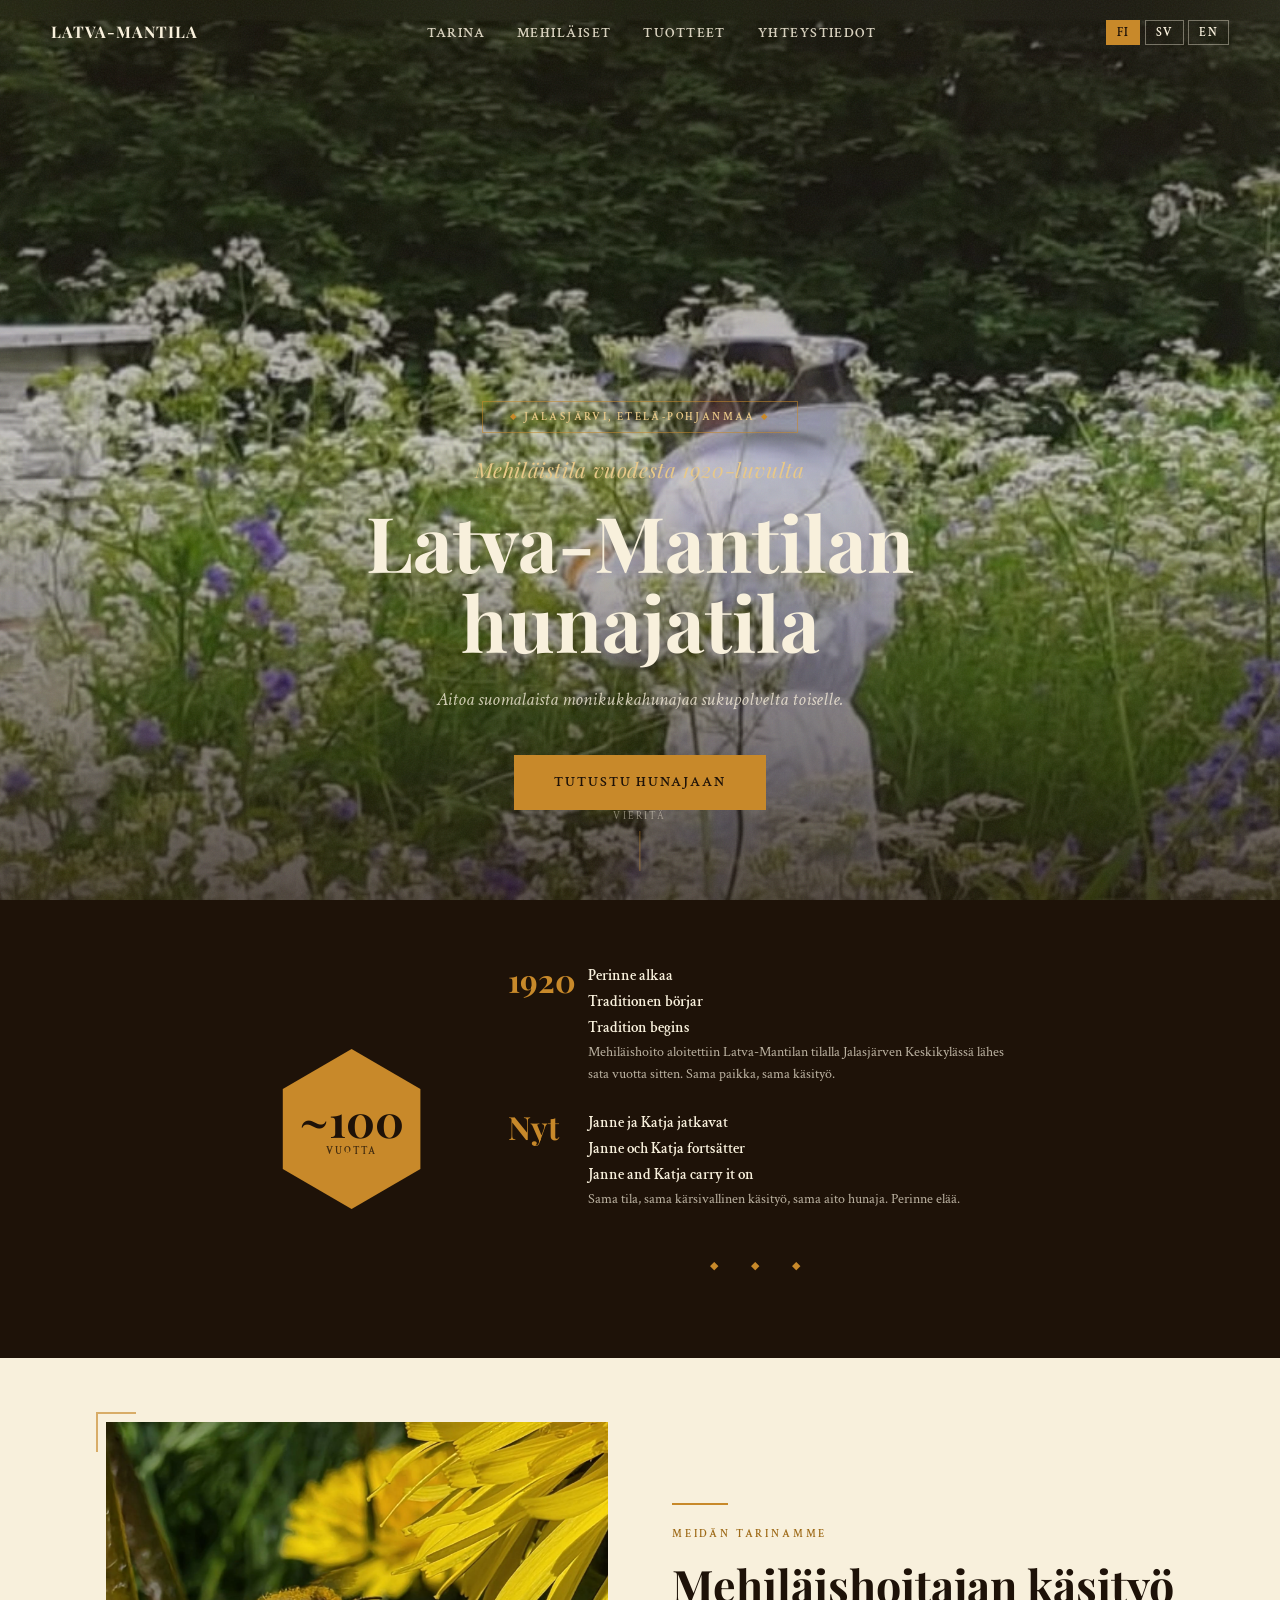
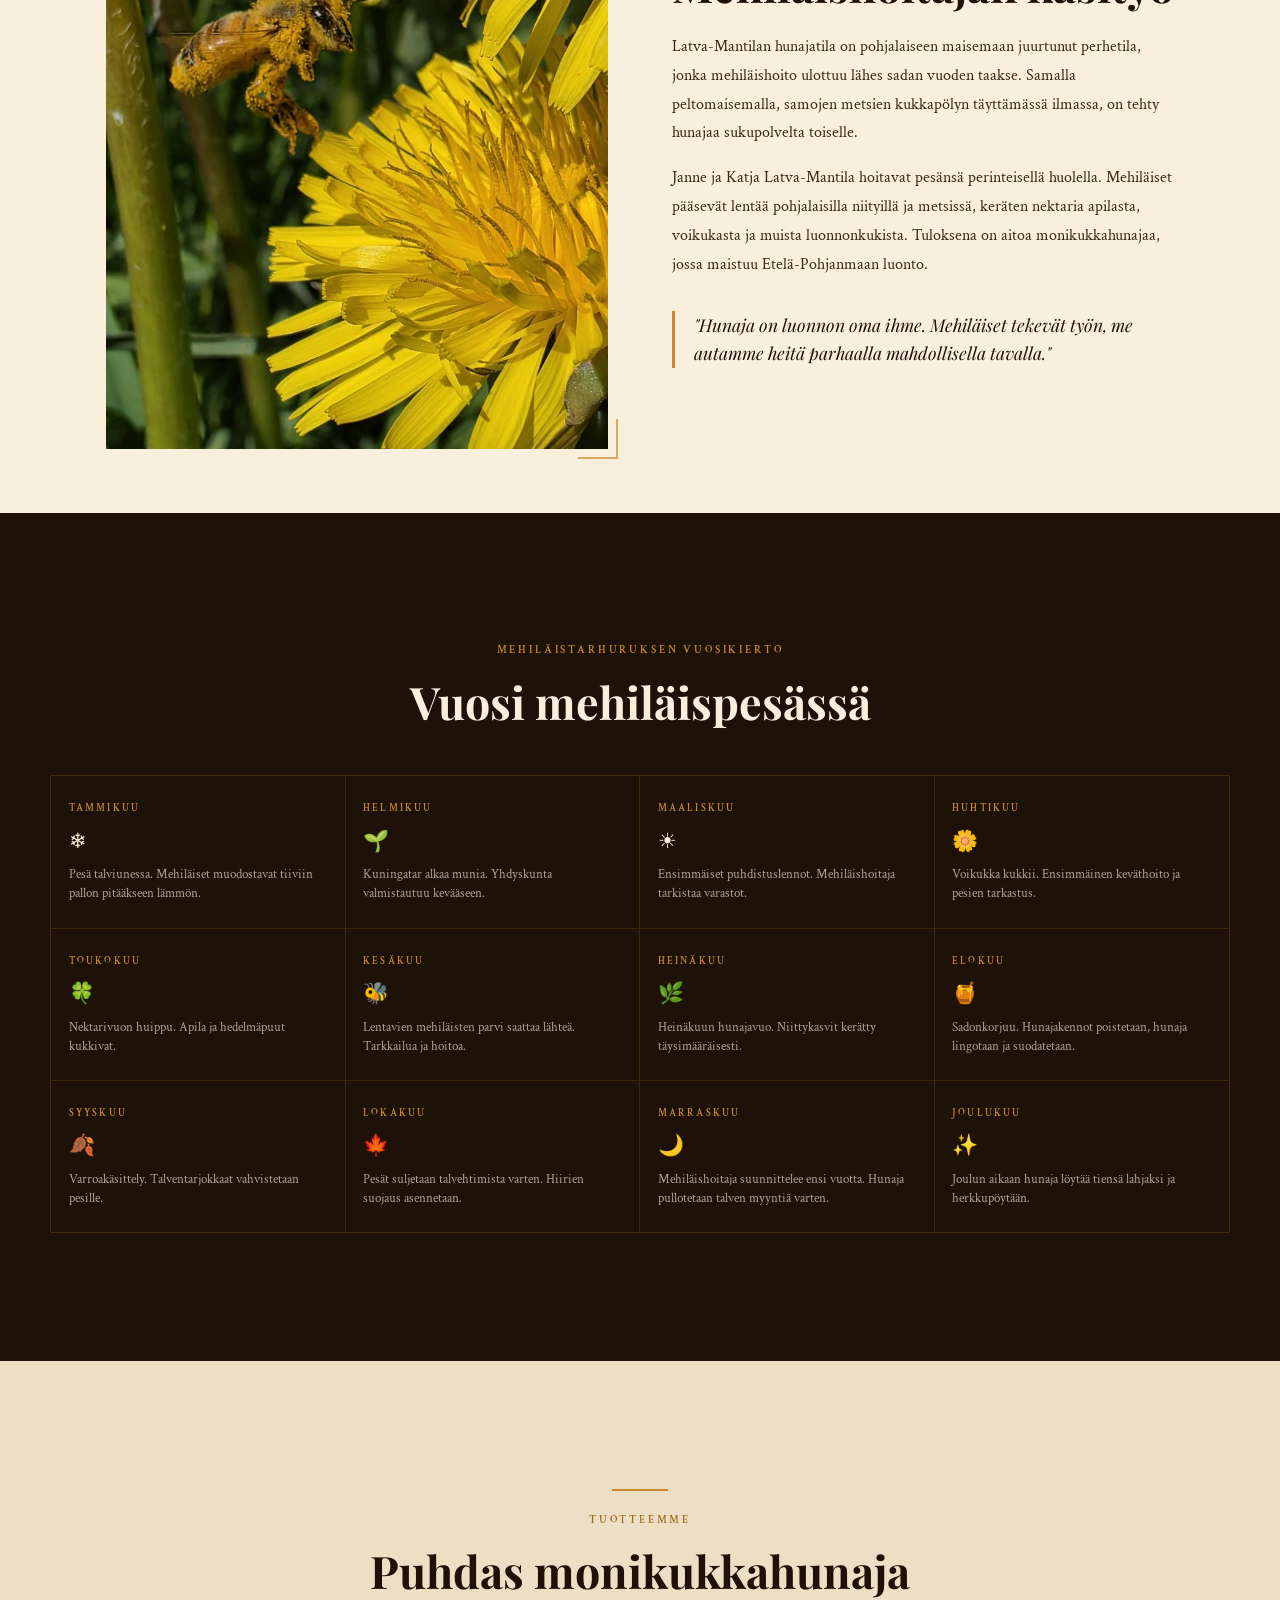
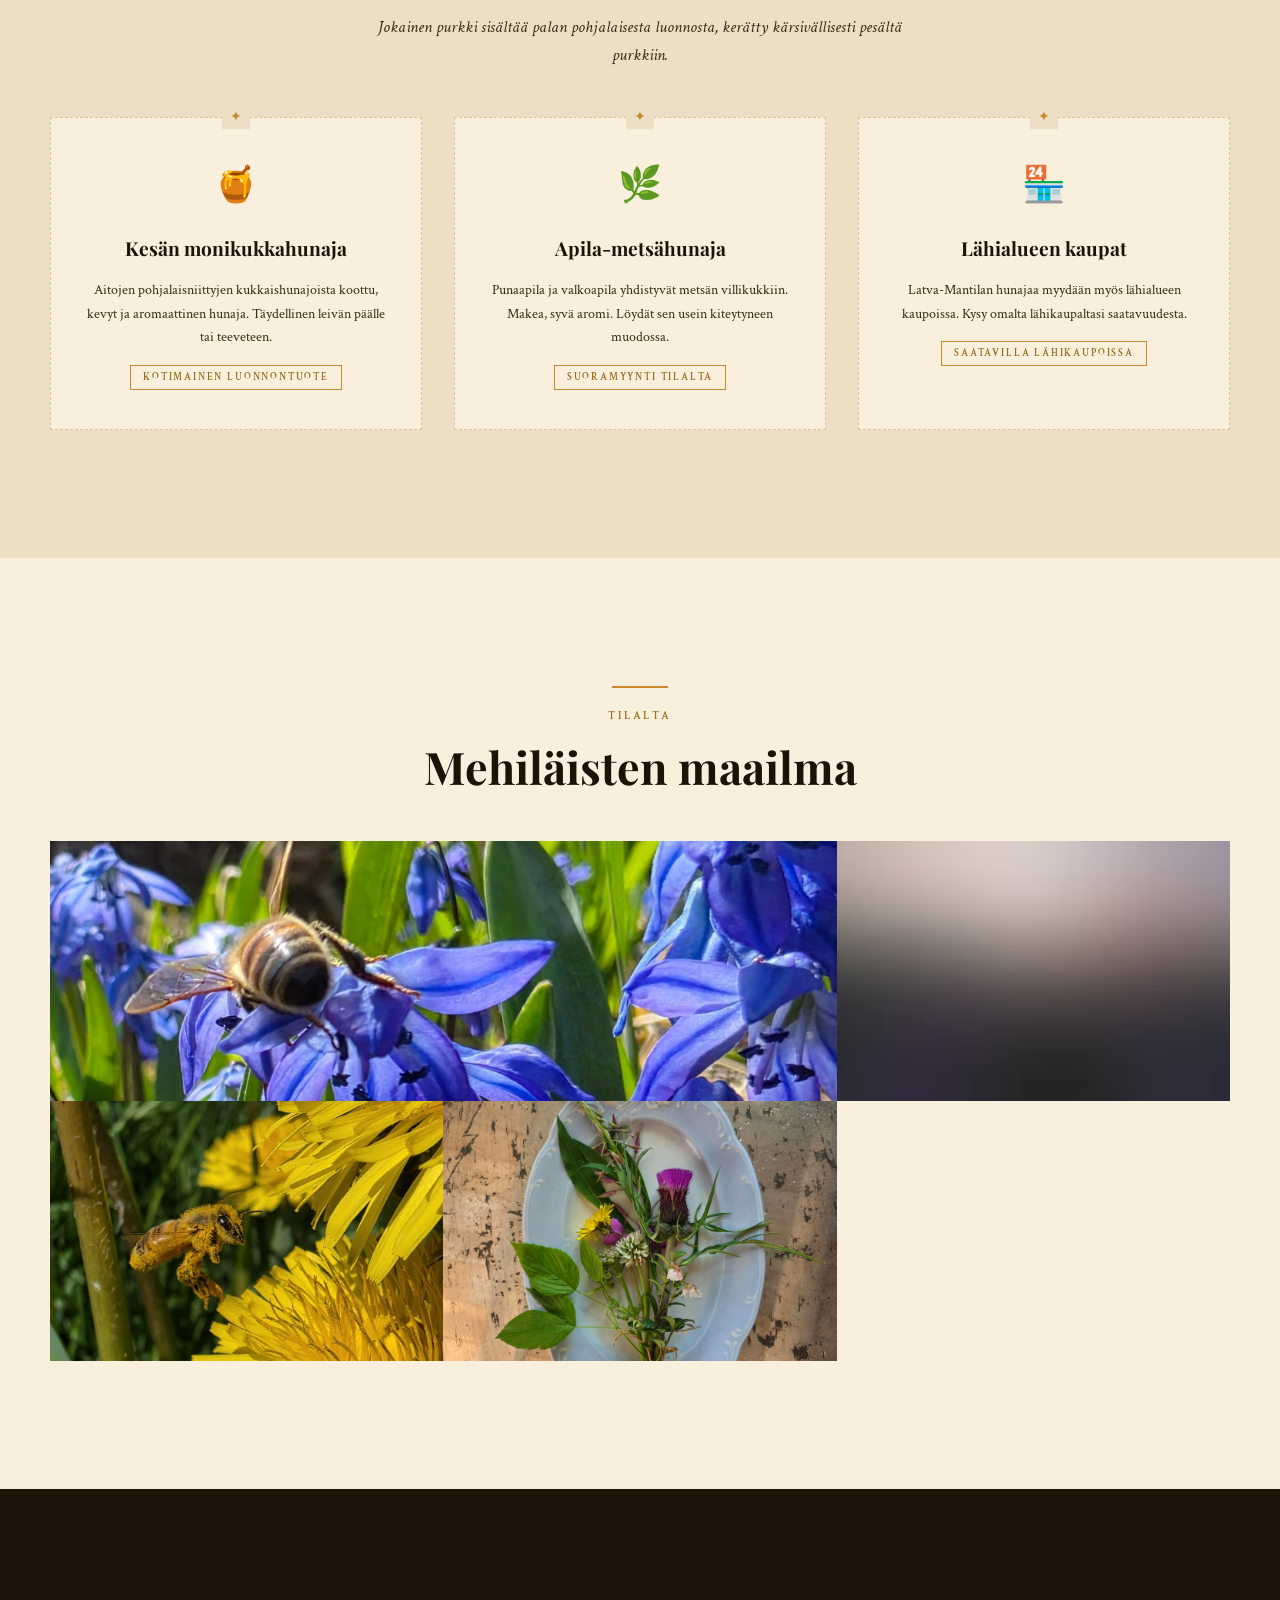
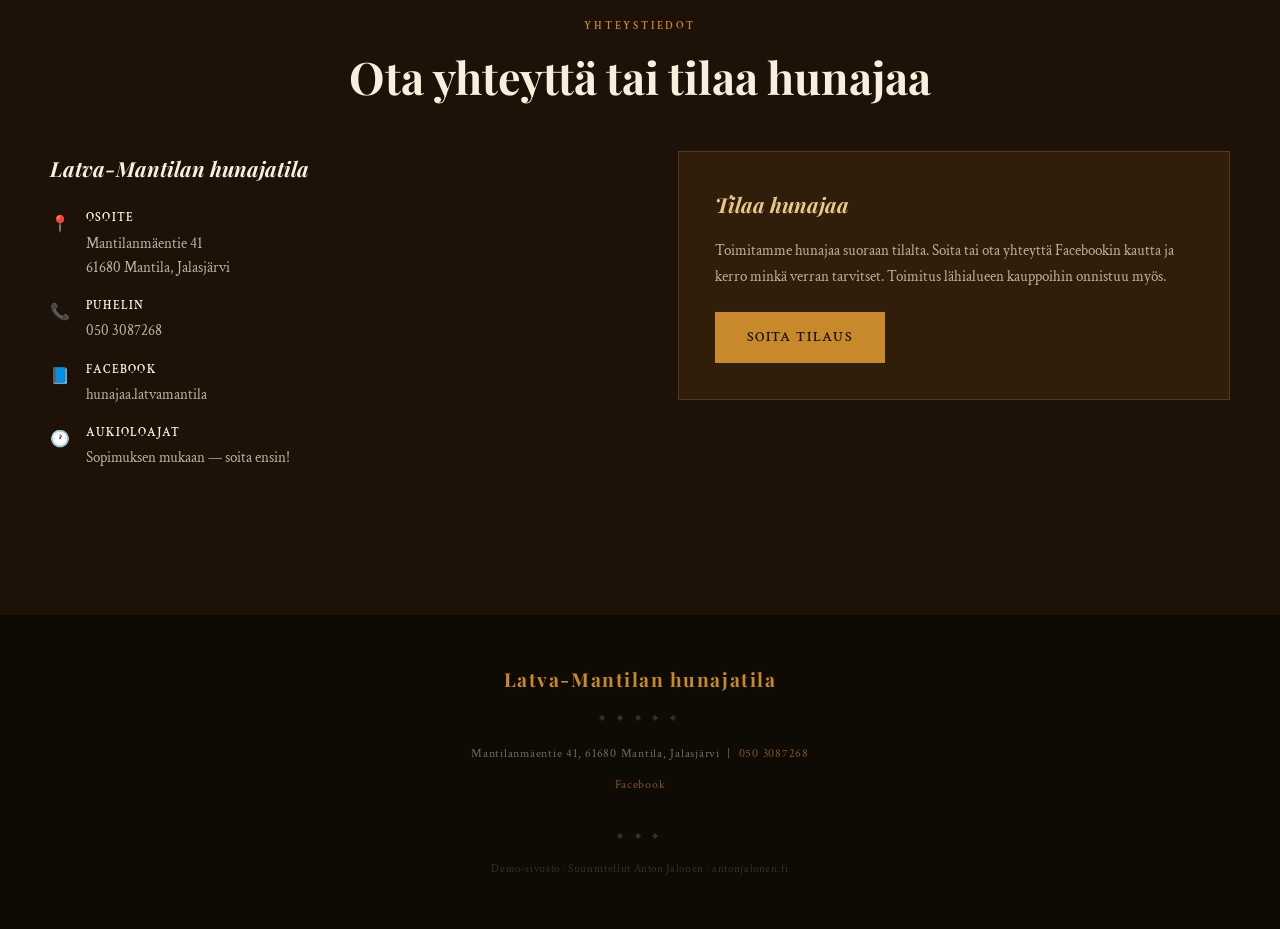
<file: index.html>
<!DOCTYPE html>
<html lang="fi">
<head>
<meta charset="UTF-8">
<meta name="viewport" content="width=device-width, initial-scale=1.0">
<title>Latva-Mantilan hunajatila</title>
<meta name="description" content="Latva-Mantilan hunajatila Jalasjärvellä. Aitoa monikukkahunajaa, jota on tuotettu samalla tilalla lähes sata vuotta. Janne ja Katja Latva-Mantilan perhetila.">
<link rel="preconnect" href="https://fonts.googleapis.com">
<link rel="preconnect" href="https://fonts.gstatic.com" crossorigin>
<link href="https://fonts.googleapis.com/css2?family=Playfair+Display:ital,wght@0,400;0,600;0,700;1,400;1,600&family=Crimson+Text:ital,wght@0,400;0,600;1,400;1,600&display=swap" rel="stylesheet">
<style>
/* ============================================================
   TOKENS
============================================================ */
:root {
  --amber:     #c8892a;
  --amber-dk:  #9e6a18;
  --amber-lt:  #e8c888;
  --ink:       #1e1208;
  --ink-mid:   #3a2a14;
  --paper:     #f8f0dc;
  --paper-dk:  #eddfc5;
  --sage:      #6b7a58;
  --sage-lt:   #8fa07a;
  --wax:       #faf4e6;
  --display: 'Playfair Display', Georgia, serif;
  --body:    'Crimson Text', Georgia, serif;
  --max: 1180px;
  --gap: clamp(2rem, 5vw, 5rem);
}
*, *::before, *::after { box-sizing: border-box; margin: 0; padding: 0; }
html { scroll-behavior: smooth; }
body {
  font-family: var(--body);
  font-size: clamp(17px, 1.15vw, 20px);
  background: var(--paper);
  color: var(--ink);
  line-height: 1.7;
  -webkit-font-smoothing: antialiased;
}
img { display: block; width: 100%; object-fit: cover; }
a { color: inherit; text-decoration: none; }

/* ============================================================
   I18N
============================================================ */
.fi, .sv, .en { display: none; }
body[data-lang="fi"] .fi { display: block; }
body[data-lang="sv"] .sv { display: block; }
body[data-lang="en"] .en { display: block; }
.fi-i, .sv-i, .en-i { display: none; }
body[data-lang="fi"] .fi-i { display: inline; }
body[data-lang="sv"] .sv-i { display: inline; }
body[data-lang="en"] .en-i { display: inline; }

/* ============================================================
   NAV
============================================================ */
#nav {
  position: fixed;
  top: 0; left: 0; right: 0;
  z-index: 100;
  display: flex;
  align-items: center;
  justify-content: space-between;
  padding: 0 clamp(1.5rem, 4vw, 3.5rem);
  height: 64px;
  transition: background 0.4s, box-shadow 0.4s;
}
#nav.scrolled {
  background: var(--ink);
  box-shadow: 0 2px 20px rgba(0,0,0,0.4);
}
.nav-logo {
  font-family: var(--display);
  font-size: 1rem;
  font-weight: 700;
  letter-spacing: 0.05em;
  color: var(--paper);
  text-transform: uppercase;
}
.nav-links {
  display: flex;
  align-items: center;
  gap: 2rem;
  list-style: none;
}
.nav-links a {
  font-family: var(--body);
  font-size: 0.9rem;
  font-weight: 600;
  letter-spacing: 0.1em;
  text-transform: uppercase;
  color: var(--paper);
  opacity: 0.85;
  transition: opacity 0.2s;
}
.nav-links a:hover { opacity: 1; }
.lang-btn {
  background: none;
  border: 1px solid rgba(248,240,220,0.4);
  color: var(--paper);
  font-family: var(--body);
  font-size: 0.75rem;
  font-weight: 600;
  letter-spacing: 0.1em;
  padding: 4px 10px;
  cursor: pointer;
  transition: border-color 0.2s, background 0.2s;
}
.lang-btn:hover, .lang-btn.active { border-color: var(--amber); background: var(--amber); color: var(--ink); }
.lang-group { display: flex; gap: 0.3rem; }
.nav-toggle { display: none; background: none; border: none; cursor: pointer; flex-direction: column; gap: 5px; }
.nav-toggle span { display: block; width: 24px; height: 2px; background: var(--paper); }
.nav-mobile { display: none; }
@media (max-width: 800px) {
  .nav-links { display: none; }
  .nav-toggle { display: flex; }
  .nav-mobile {
    display: block;
    position: fixed;
    top: 0; left: 0; right: 0; bottom: 0;
    background: var(--ink);
    z-index: 99;
    padding: 6rem 2rem 2rem;
    transform: translateX(100%);
    transition: transform 0.35s ease;
  }
  .nav-mobile.open { transform: translateX(0); }
  .nav-mobile ul { list-style: none; display: flex; flex-direction: column; gap: 1.5rem; }
  .nav-mobile a { font-family: var(--display); font-size: 1.4rem; color: var(--paper); font-style: italic; }
  .lang-group { margin-top: 2rem; }
}

/* ============================================================
   HERO
============================================================ */
#hero {
  position: relative;
  height: 100vh;
  min-height: 600px;
  overflow: hidden;
}
.hero-img {
  position: absolute;
  inset: 0;
  width: 100%;
  height: 100%;
  object-fit: cover;
}
.hero-overlay {
  position: absolute;
  inset: 0;
  background: linear-gradient(to bottom, rgba(30,18,8,0.55) 0%, rgba(30,18,8,0.2) 50%, rgba(30,18,8,0.75) 100%);
  z-index: 1;
}
#hero::after {
  content: '';
  position: absolute;
  inset: 0;
  pointer-events: none;
  opacity: 0.07;
  background-image: url("data:image/svg+xml,%3Csvg xmlns='http://www.w3.org/2000/svg' width='300' height='300'%3E%3Cfilter id='n'%3E%3CfeTurbulence type='fractalNoise' baseFrequency='0.65' numOctaves='3' stitchTiles='stitch'/%3E%3C/filter%3E%3Crect width='300' height='300' filter='url(%23n)'/%3E%3C/svg%3E");
  background-size: 300px 300px;
  z-index: 2;
}
.hero-content {
  position: absolute;
  inset: 0;
  z-index: 3;
  display: flex;
  flex-direction: column;
  align-items: center;
  justify-content: flex-end;
  padding-bottom: clamp(3.5rem, 7vw, 7rem);
  text-align: center;
  color: var(--paper);
}
.hero-badge {
  display: inline-flex;
  align-items: center;
  justify-content: center;
  border: 1.5px solid rgba(200,137,42,0.55);
  padding: 6px 22px;
  letter-spacing: 0.22em;
  font-size: 0.68rem;
  font-family: var(--body);
  font-weight: 600;
  text-transform: uppercase;
  color: var(--amber-lt);
  margin-bottom: 1.2rem;
}
.hero-badge::before, .hero-badge::after { content: '◆'; font-size: 0.5rem; margin: 0 0.7em; color: var(--amber); }
.hero-eyebrow {
  font-family: var(--display);
  font-style: italic;
  font-size: clamp(1rem, 2vw, 1.3rem);
  color: var(--amber-lt);
  margin-bottom: 0.8rem;
  letter-spacing: 0.03em;
}
.hero-title {
  font-family: var(--display);
  font-weight: 700;
  font-size: clamp(2.6rem, 6vw, 6rem);
  line-height: 1.05;
  color: var(--paper);
  max-width: 820px;
  margin-bottom: 1.4rem;
}
.hero-sub {
  font-family: var(--body);
  font-size: clamp(1rem, 1.5vw, 1.2rem);
  color: rgba(248,240,220,0.78);
  max-width: 500px;
  margin-bottom: 2.4rem;
  font-style: italic;
}
.hero-cta {
  display: inline-block;
  background: var(--amber);
  color: var(--ink);
  font-family: var(--body);
  font-weight: 600;
  font-size: 0.85rem;
  letter-spacing: 0.14em;
  text-transform: uppercase;
  padding: 14px 38px;
  border: 2px solid var(--amber);
  transition: background 0.25s, color 0.25s;
}
.hero-cta:hover { background: transparent; color: var(--amber-lt); }
.hero-scroll {
  position: absolute;
  bottom: 1.8rem;
  left: 50%;
  transform: translateX(-50%);
  z-index: 4;
  display: flex;
  flex-direction: column;
  align-items: center;
  gap: 0.4rem;
  color: rgba(248,240,220,0.45);
  font-size: 0.62rem;
  letter-spacing: 0.22em;
  text-transform: uppercase;
}
.hero-scroll::after {
  content: '';
  width: 1px;
  height: 40px;
  background: rgba(200,137,42,0.5);
  animation: sLine 1.9s ease-in-out infinite;
}
@keyframes sLine { 0%,100%{opacity:0;transform:scaleY(0.3)} 50%{opacity:1;transform:scaleY(1)} }

/* ============================================================
   LAYOUT UTILITIES
============================================================ */
.container { max-width: var(--max); margin: 0 auto; padding: 0 clamp(1.5rem, 5vw, 3.5rem); }
.section-pad { padding: var(--gap) 0; }
.section-rule { width: 56px; height: 2px; background: var(--amber); margin: 0 auto 1.2rem; }
.section-label {
  font-family: var(--body);
  font-size: 0.68rem;
  font-weight: 600;
  letter-spacing: 0.26em;
  text-transform: uppercase;
  color: var(--amber-dk);
  text-align: center;
  margin-bottom: 1rem;
}
.section-title {
  font-family: var(--display);
  font-size: clamp(1.9rem, 3.5vw, 3.2rem);
  font-weight: 700;
  line-height: 1.15;
  color: var(--ink);
  text-align: center;
  margin-bottom: 1rem;
}
.section-lead {
  font-size: clamp(1rem, 1.3vw, 1.15rem);
  color: var(--ink-mid);
  text-align: center;
  max-width: 580px;
  margin: 0 auto 3rem;
  font-style: italic;
}
.ornament { text-align: center; color: var(--amber); letter-spacing: 0.6em; font-size: 0.7rem; margin: 1.2rem 0; }

/* ============================================================
   HERITAGE STRIP
============================================================ */
#vuosirengas {
  background: var(--ink);
  color: var(--paper);
  padding: 4rem 0;
}
.vuosirengas-inner {
  display: flex;
  align-items: center;
  justify-content: center;
  gap: clamp(2rem, 6vw, 7rem);
  flex-wrap: wrap;
}
.stamp-hex {
  position: relative;
  width: 160px;
  height: 160px;
  flex-shrink: 0;
  display: flex;
  align-items: center;
  justify-content: center;
}
.stamp-hex::before {
  content: '';
  position: absolute;
  inset: 0;
  background: var(--amber);
  clip-path: polygon(50% 0%,93% 25%,93% 75%,50% 100%,7% 75%,7% 25%);
}
.stamp-hex-inner { position: relative; z-index: 1; text-align: center; }
.stamp-year { font-family: var(--display); font-size: 2.8rem; font-weight: 700; line-height: 1; color: var(--ink); }
.stamp-sub { font-family: var(--body); font-size: 0.6rem; font-weight: 600; letter-spacing: 0.2em; text-transform: uppercase; color: var(--ink); opacity: 0.78; }
.heritage-facts { display: flex; flex-direction: column; gap: 1.6rem; max-width: 500px; }
.heritage-fact { display: flex; gap: 1.2rem; align-items: flex-start; }
.fact-num { font-family: var(--display); font-size: 2rem; font-weight: 700; color: var(--amber); line-height: 1; min-width: 60px; }
.fact-text { font-family: var(--body); font-size: 0.88rem; color: rgba(248,240,220,0.72); line-height: 1.55; }
.fact-text strong { display: block; font-size: 0.95rem; font-weight: 600; color: var(--paper); margin-bottom: 0.15rem; }

/* ============================================================
   TARINA
============================================================ */
#tarina { background: var(--paper); padding: var(--gap) 0; }
.tarina-grid { display: grid; grid-template-columns: 1fr 1fr; gap: clamp(2rem, 5vw, 5rem); align-items: center; }
.tarina-img-wrap { position: relative; }
.tarina-img { aspect-ratio: 4/5; width: 100%; object-fit: cover; }
.tarina-img-wrap::before, .tarina-img-wrap::after {
  content: '';
  position: absolute;
  width: 40px; height: 40px;
  border-color: var(--amber);
  border-style: solid;
  z-index: 2;
  opacity: 0.65;
}
.tarina-img-wrap::before { top: -10px; left: -10px; border-width: 2px 0 0 2px; }
.tarina-img-wrap::after  { bottom: -10px; right: -10px; border-width: 0 2px 2px 0; }
.tarina-text .section-title { text-align: left; }
.tarina-text .section-label { text-align: left; }
.tarina-text .section-rule { margin: 0 0 1.2rem; }
.tarina-body { font-size: clamp(1rem, 1.2vw, 1.1rem); color: var(--ink-mid); margin-top: 1.4rem; line-height: 1.8; }
.tarina-body p + p { margin-top: 1em; }
.tarina-quote {
  display: block;
  margin-top: 2rem;
  padding-left: 1.2rem;
  border-left: 3px solid var(--amber);
  font-family: var(--display);
  font-style: italic;
  font-size: 1.1rem;
  color: var(--ink);
  line-height: 1.6;
}
@media (max-width: 720px) {
  .tarina-grid { grid-template-columns: 1fr; }
  .tarina-img { aspect-ratio: 16/9; }
}

/* ============================================================
   MEHILAINEN VUOSI (signature)
============================================================ */
#mehilainen-vuosi { background: var(--ink); color: var(--paper); padding: var(--gap) 0; }
#mehilainen-vuosi .section-title { color: var(--paper); }
#mehilainen-vuosi .section-label { color: var(--amber); }
.vuosi-grid {
  display: grid;
  grid-template-columns: repeat(4, 1fr);
  gap: 0;
  border: 1px solid rgba(200,137,42,0.22);
  margin-top: 3rem;
}
.vuosi-card {
  padding: 1.5rem 1.1rem;
  border-right: 1px solid rgba(200,137,42,0.18);
  border-bottom: 1px solid rgba(200,137,42,0.18);
}
.vuosi-card:nth-child(4n) { border-right: none; }
.vuosi-card:nth-child(n+9) { border-bottom: none; }
.vuosi-month { font-family: var(--body); font-size: 0.62rem; font-weight: 600; letter-spacing: 0.22em; text-transform: uppercase; color: var(--amber); margin-bottom: 0.4rem; }
.vuosi-icon { font-size: 1.3rem; margin-bottom: 0.4rem; }
.vuosi-desc { font-family: var(--body); font-size: 0.8rem; color: rgba(248,240,220,0.65); line-height: 1.5; }
@media (max-width: 640px) {
  .vuosi-grid { grid-template-columns: repeat(2, 1fr); }
  .vuosi-card:nth-child(4n) { border-right: 1px solid rgba(200,137,42,0.18); }
  .vuosi-card:nth-child(2n) { border-right: none; }
  .vuosi-card:nth-child(n+11) { border-bottom: none; }
  .vuosi-card:nth-child(9),.vuosi-card:nth-child(10) { border-bottom: 1px solid rgba(200,137,42,0.18); }
}

/* ============================================================
   TUOTTEET
============================================================ */
#tuotteet { background: var(--paper-dk); padding: var(--gap) 0; }
.tuotteet-grid { display: grid; grid-template-columns: repeat(3, 1fr); gap: 2rem; margin-top: 3rem; }
.tuote-card {
  background: var(--paper);
  border: 1.5px dashed rgba(200,137,42,0.45);
  padding: 2.4rem 1.8rem;
  text-align: center;
  position: relative;
}
.tuote-card::before {
  content: '✦';
  position: absolute;
  top: 0; left: 50%;
  transform: translateX(-50%) translateY(-50%);
  background: var(--paper-dk);
  color: var(--amber);
  font-size: 0.85rem;
  padding: 0 8px;
}
.tuote-icon { font-size: 2.2rem; margin-bottom: 1rem; }
.tuote-name { font-family: var(--display); font-size: 1.2rem; font-weight: 700; color: var(--ink); margin-bottom: 0.8rem; }
.tuote-desc { font-family: var(--body); font-size: 0.9rem; color: var(--ink-mid); line-height: 1.65; }
.tuote-tag {
  display: inline-block;
  margin-top: 1rem;
  padding: 3px 12px;
  border: 1px solid var(--amber);
  font-family: var(--body);
  font-size: 0.63rem;
  font-weight: 600;
  letter-spacing: 0.18em;
  text-transform: uppercase;
  color: var(--amber-dk);
}
@media (max-width: 700px) { .tuotteet-grid { grid-template-columns: 1fr 1fr; } }
@media (max-width: 480px) { .tuotteet-grid { grid-template-columns: 1fr; } }

/* ============================================================
   GALLERIA
============================================================ */
#galleria { background: var(--paper); padding: var(--gap) 0; }
.galleria-grid {
  display: grid;
  grid-template-columns: 1fr 1fr 1fr;
  grid-template-rows: 260px 260px;
  gap: 0;
  margin-top: 3rem;
  overflow: hidden;
}
.gal-cell { overflow: hidden; }
.gal-cell:nth-child(1) { grid-column: span 2; }
.gal-cell img { width: 100%; height: 100%; object-fit: cover; transition: transform 0.6s ease; }
.gal-cell:hover img { transform: scale(1.04); }
@media (max-width: 700px) {
  .galleria-grid { grid-template-columns: 1fr 1fr; grid-template-rows: auto; }
  .gal-cell:nth-child(1) { grid-column: span 2; }
  .gal-cell img { height: 200px; }
}

/* ============================================================
   YHTEYSTIEDOT
============================================================ */
#yhteystiedot { background: var(--ink); color: var(--paper); padding: var(--gap) 0; }
#yhteystiedot .section-title { color: var(--paper); }
#yhteystiedot .section-label { color: var(--amber); }
.contact-inner { display: grid; grid-template-columns: 1fr 1fr; gap: clamp(2rem, 6vw, 6rem); align-items: start; margin-top: 3rem; }
.contact-info h3 { font-family: var(--display); font-size: 1.3rem; font-weight: 700; color: var(--paper); margin-bottom: 1.4rem; font-style: italic; }
.contact-row { display: flex; gap: 1rem; align-items: flex-start; margin-bottom: 1rem; }
.contact-icon { font-size: 1rem; color: var(--amber); flex-shrink: 0; margin-top: 3px; }
.contact-detail { font-family: var(--body); font-size: 0.95rem; color: rgba(248,240,220,0.72); line-height: 1.6; }
.contact-detail strong { display: block; color: var(--paper); font-weight: 600; font-size: 0.78rem; letter-spacing: 0.1em; text-transform: uppercase; margin-bottom: 0.2rem; }
.order-panel { background: rgba(200,137,42,0.1); border: 1px solid rgba(200,137,42,0.25); padding: 2.2rem; }
.order-panel h3 { font-family: var(--display); font-size: 1.3rem; font-weight: 700; color: var(--amber-lt); margin-bottom: 1rem; font-style: italic; }
.order-panel p { font-family: var(--body); font-size: 0.95rem; color: rgba(248,240,220,0.7); line-height: 1.7; margin-bottom: 1.4rem; }
.order-cta {
  display: inline-block;
  background: var(--amber);
  color: var(--ink);
  font-family: var(--body);
  font-weight: 600;
  font-size: 0.85rem;
  letter-spacing: 0.12em;
  text-transform: uppercase;
  padding: 14px 32px;
  transition: background 0.25s;
}
.order-cta:hover { background: var(--amber-lt); }
@media (max-width: 680px) { .contact-inner { grid-template-columns: 1fr; } }

/* ============================================================
   FOOTER
============================================================ */
footer { background: #0e0a04; color: rgba(248,240,220,0.42); padding: 3rem 0; text-align: center; }
.footer-logo { font-family: var(--display); font-size: 1.2rem; font-weight: 700; color: var(--amber); letter-spacing: 0.08em; margin-bottom: 0.8rem; }
footer p { font-family: var(--body); font-size: 0.78rem; letter-spacing: 0.06em; line-height: 2; }
footer a { color: rgba(200,137,42,0.6); transition: color 0.2s; }
footer a:hover { color: var(--amber); }
.footer-div { color: var(--amber); opacity: 0.28; margin: 1rem 0; letter-spacing: 0.6em; font-size: 0.5rem; }

/* ============================================================
   FADE-IN
============================================================ */
.fade-up { opacity: 0; transform: translateY(28px); transition: opacity 0.75s ease, transform 0.75s ease; }
.fade-up.visible { opacity: 1; transform: translateY(0); }
</style>
</head>
<body data-lang="fi">

<!-- NAV -->
<nav id="nav">
  <a href="#" class="nav-logo">Latva-Mantila</a>
  <ul class="nav-links">
    <li><a href="#tarina"><span class="fi-i">Tarina</span><span class="sv-i">Historia</span><span class="en-i">Story</span></a></li>
    <li><a href="#mehilainen-vuosi"><span class="fi-i">Mehiläiset</span><span class="sv-i">Bina</span><span class="en-i">Bees</span></a></li>
    <li><a href="#tuotteet"><span class="fi-i">Tuotteet</span><span class="sv-i">Produkter</span><span class="en-i">Products</span></a></li>
    <li><a href="#yhteystiedot"><span class="fi-i">Yhteystiedot</span><span class="sv-i">Kontakt</span><span class="en-i">Contact</span></a></li>
  </ul>
  <div class="lang-group">
    <button class="lang-btn active" onclick="setLang('fi')">FI</button>
    <button class="lang-btn" onclick="setLang('sv')">SV</button>
    <button class="lang-btn" onclick="setLang('en')">EN</button>
  </div>
  <button class="nav-toggle" id="navToggle" aria-label="Menu">
    <span></span><span></span><span></span>
  </button>
</nav>

<div class="nav-mobile" id="navMobile">
  <ul>
    <li><a href="#tarina" onclick="closeMobile()"><span class="fi-i">Tarina</span><span class="sv-i">Historia</span><span class="en-i">Story</span></a></li>
    <li><a href="#mehilainen-vuosi" onclick="closeMobile()"><span class="fi-i">Mehiläiset</span><span class="sv-i">Bina</span><span class="en-i">Bees</span></a></li>
    <li><a href="#tuotteet" onclick="closeMobile()"><span class="fi-i">Tuotteet</span><span class="sv-i">Produkter</span><span class="en-i">Products</span></a></li>
    <li><a href="#yhteystiedot" onclick="closeMobile()"><span class="fi-i">Yhteystiedot</span><span class="sv-i">Kontakt</span><span class="en-i">Contact</span></a></li>
  </ul>
  <div class="lang-group">
    <button class="lang-btn" onclick="setLang('fi');closeMobile()">FI</button>
    <button class="lang-btn" onclick="setLang('sv');closeMobile()">SV</button>
    <button class="lang-btn" onclick="setLang('en');closeMobile()">EN</button>
  </div>
</div>

<!-- HERO -->
<section id="hero">
  <img class="hero-img" src="images/hero-beekeeper.jpg" alt="Mehiläishoitaja kukkaniityllä" onerror="this.style.display='none'">
  <div class="hero-overlay"></div>
  <div class="hero-content">
    <div class="hero-badge">
      <span class="fi-i">Jalasjärvi, Etelä-Pohjanmaa</span>
      <span class="sv-i">Jalasjärvi, Södra Österbotten</span>
      <span class="en-i">Jalasjärvi, South Ostrobothnia</span>
    </div>
    <div class="fi hero-eyebrow">Mehiläistila vuodesta 1920-luvulta</div>
    <div class="sv hero-eyebrow">Bigård sedan 1920-talet</div>
    <div class="en hero-eyebrow">Beekeeping farm since the 1920s</div>
    <h1 class="hero-title">Latva-Mantilan<br>hunajatila</h1>
    <div class="fi hero-sub">Aitoa suomalaista monikukkahunajaa sukupolvelta toiselle.</div>
    <div class="sv hero-sub">Äkta finsk blomsterhonung, förd vidare från generation till generation.</div>
    <div class="en hero-sub">Genuine Finnish multi-flower honey, passed down through generations.</div>
    <a href="#tuotteet" class="hero-cta">
      <span class="fi-i">Tutustu hunajaan</span>
      <span class="sv-i">Utforska honungen</span>
      <span class="en-i">Discover our honey</span>
    </a>
  </div>
  <div class="hero-scroll">
    <span class="fi-i">Vieritä</span><span class="sv-i">Rulla</span><span class="en-i">Scroll</span>
  </div>
</section>

<!-- HERITAGE STRIP -->
<section id="vuosirengas">
  <div class="container">
    <div class="vuosirengas-inner">
      <div class="stamp-hex">
        <div class="stamp-hex-inner">
          <div class="stamp-year">~100</div>
          <div class="stamp-sub">
            <span class="fi-i">vuotta</span>
            <span class="sv-i">år</span>
            <span class="en-i">years</span>
          </div>
        </div>
      </div>
      <div class="heritage-facts">
        <div class="heritage-fact">
          <div class="fact-num">1920</div>
          <div class="fact-text">
            <strong class="fi">Perinne alkaa</strong>
            <strong class="sv">Traditionen börjar</strong>
            <strong class="en">Tradition begins</strong>
            <span class="fi-i">Mehiläishoito aloitettiin Latva-Mantilan tilalla Jalasjärven Keskikylässä lähes sata vuotta sitten. Sama paikka, sama käsityö.</span>
            <span class="sv-i">Biodling startades på Latva-Mantila gård i Jalasjärvi för snart ett sekel sedan. Samma plats, samma hantverk.</span>
            <span class="en-i">Beekeeping began at Latva-Mantila farm in Jalasjärvi nearly a century ago. Same place, same craft.</span>
          </div>
        </div>
        <div class="heritage-fact">
          <div class="fact-num">Nyt</div>
          <div class="fact-text">
            <strong class="fi">Janne ja Katja jatkavat</strong>
            <strong class="sv">Janne och Katja fortsätter</strong>
            <strong class="en">Janne and Katja carry it on</strong>
            <span class="fi-i">Sama tila, sama kärsivallinen käsityö, sama aito hunaja. Perinne elää.</span>
            <span class="sv-i">Samma gård, samma tålmodiga hantverk, samma äkta honung. Traditionen lever.</span>
            <span class="en-i">Same farm, same patient craft, same genuine honey. The tradition lives on.</span>
          </div>
        </div>
        <div class="ornament">◆ &nbsp; ◆ &nbsp; ◆</div>
      </div>
    </div>
  </div>
</section>

<!-- TARINA -->
<section id="tarina">
  <div class="container">
    <div class="tarina-grid fade-up">
      <div class="tarina-img-wrap">
        <img class="tarina-img" src="images/bee-dandelion.jpg" alt="Mehiläinen voikukassa" onerror="this.style.display='none'">
      </div>
      <div class="tarina-text">
        <div class="section-rule"></div>
        <div class="section-label">
          <span class="fi-i">Meidän tarinamme</span>
          <span class="sv-i">Vår historia</span>
          <span class="en-i">Our story</span>
        </div>
        <h2 class="section-title">
          <span class="fi">Mehiläishoitajan käsityö</span>
          <span class="sv">Biodlarens hantverk</span>
          <span class="en">The beekeeper's craft</span>
        </h2>
        <div class="tarina-body">
          <div class="fi">
            <p>Latva-Mantilan hunajatila on pohjalaiseen maisemaan juurtunut perhetila, jonka mehiläishoito ulottuu lähes sadan vuoden taakse. Samalla peltomaisemalla, samojen metsien kukkapölyn täyttämässä ilmassa, on tehty hunajaa sukupolvelta toiselle.</p>
            <p>Janne ja Katja Latva-Mantila hoitavat pesänsä perinteisellä huolella. Mehiläiset pääsevät lentää pohjalaisilla niityillä ja metsissä, keräten nektaria apilasta, voikukasta ja muista luonnonkukista. Tuloksena on aitoa monikukkahunajaa, jossa maistuu Etelä-Pohjanmaan luonto.</p>
            <blockquote class="tarina-quote">"Hunaja on luonnon oma ihme. Mehiläiset tekevät työn, me autamme heitä parhaalla mahdollisella tavalla."</blockquote>
          </div>
          <div class="sv">
            <p>Latva-Mantila bigård är en familjegård rotad i det österbottniska landskapet, vars biodling sträcker sig nästan ett sekel tillbaka i tiden. I samma äng, i luften fylld av pollen från samma skogar, har man gjort honung från generation till generation.</p>
            <p>Janne och Katja Latva-Mantila sköter sina kupor med traditionell omsorg. Bina flyger fritt över österbottniska ängar och skogar, samlar nektar från klöver, maskros och vilda blommor. Resultatet är äkta blomsterhonung med smak av Södra Österbottens natur.</p>
            <blockquote class="tarina-quote">"Honung är naturens eget mirakel. Bina gör jobbet, vi hjälper dem på bästa möjliga sätt."</blockquote>
          </div>
          <div class="en">
            <p>Latva-Mantila honey farm is a family holding rooted in the Ostrobothnian landscape, with beekeeping traditions stretching back nearly a century. On the same fields, in the air filled with pollen from the same forests, honey has been made from generation to generation.</p>
            <p>Janne and Katja Latva-Mantila tend their hives with traditional care. The bees range freely across Ostrobothnian meadows and forests, gathering nectar from clover, dandelion, and wild flowers. The result is genuine multi-flower honey with the taste of South Ostrobothnia's nature.</p>
            <blockquote class="tarina-quote">"Honey is nature's own miracle. The bees do the work; we help them in the best way we can."</blockquote>
          </div>
        </div>
      </div>
    </div>
  </div>
</section>

<!-- MEHILAINEN VUOSI (Signature component: beekeeper's calendar) -->
<section id="mehilainen-vuosi">
  <div class="container section-pad">
    <div class="section-label">
      <span class="fi-i">Mehiläistarhuruksen vuosikierto</span>
      <span class="sv-i">Biodlarens årsrytm</span>
      <span class="en-i">The beekeeper's year</span>
    </div>
    <h2 class="section-title">
      <span class="fi">Vuosi mehiläispesässä</span>
      <span class="sv">Ett år i kupan</span>
      <span class="en">A year in the hive</span>
    </h2>
    <div class="vuosi-grid fade-up">
      <div class="vuosi-card"><div class="vuosi-month"><span class="fi-i">Tammikuu</span><span class="sv-i">Januari</span><span class="en-i">January</span></div><div class="vuosi-icon">❄</div><div class="vuosi-desc fi">Pesä talviunessa. Mehiläiset muodostavat tiiviin pallon pitääkseen lämmön.</div><div class="vuosi-desc sv">Kupan vilar. Bina bildar en tät kluster för att hålla värmen.</div><div class="vuosi-desc en">Hive at rest. Bees form a tight winter cluster to maintain warmth.</div></div>
      <div class="vuosi-card"><div class="vuosi-month"><span class="fi-i">Helmikuu</span><span class="sv-i">Februari</span><span class="en-i">February</span></div><div class="vuosi-icon">🌱</div><div class="vuosi-desc fi">Kuningatar alkaa munia. Yhdyskunta valmistautuu kevääseen.</div><div class="vuosi-desc sv">Drottningen börjar lägga ägg. Samhället förbereder sig för våren.</div><div class="vuosi-desc en">The queen begins laying. The colony prepares for spring.</div></div>
      <div class="vuosi-card"><div class="vuosi-month"><span class="fi-i">Maaliskuu</span><span class="sv-i">Mars</span><span class="en-i">March</span></div><div class="vuosi-icon">☀</div><div class="vuosi-desc fi">Ensimmäiset puhdistuslennot. Mehiläishoitaja tarkistaa varastot.</div><div class="vuosi-desc sv">Första rensningsflygningarna. Biodlaren kontrollerar förråden.</div><div class="vuosi-desc en">First cleansing flights. The beekeeper checks winter stores.</div></div>
      <div class="vuosi-card"><div class="vuosi-month"><span class="fi-i">Huhtikuu</span><span class="sv-i">April</span><span class="en-i">April</span></div><div class="vuosi-icon">🌼</div><div class="vuosi-desc fi">Voikukka kukkii. Ensimmäinen keväthoito ja pesien tarkastus.</div><div class="vuosi-desc sv">Maskrosen blommar. Första vårskötsel och inspektion av kuporna.</div><div class="vuosi-desc en">Dandelion blooms. First spring care and hive inspection.</div></div>
      <div class="vuosi-card"><div class="vuosi-month"><span class="fi-i">Toukokuu</span><span class="sv-i">Maj</span><span class="en-i">May</span></div><div class="vuosi-icon">🍀</div><div class="vuosi-desc fi">Nektarivuon huippu. Apila ja hedelmäpuut kukkivat.</div><div class="vuosi-desc sv">Nektarflödets höjdpunkt. Klöver och fruktträd blommar.</div><div class="vuosi-desc en">Peak nectar flow. Clover and fruit trees bloom.</div></div>
      <div class="vuosi-card"><div class="vuosi-month"><span class="fi-i">Kesäkuu</span><span class="sv-i">Juni</span><span class="en-i">June</span></div><div class="vuosi-icon">🐝</div><div class="vuosi-desc fi">Lentavien mehiläisten parvi saattaa lähteä. Tarkkailua ja hoitoa.</div><div class="vuosi-desc sv">Svärming möjlig. Noga övervakning och kupskötsel.</div><div class="vuosi-desc en">Swarms may issue. Close monitoring and hive management.</div></div>
      <div class="vuosi-card"><div class="vuosi-month"><span class="fi-i">Heinäkuu</span><span class="sv-i">Juli</span><span class="en-i">July</span></div><div class="vuosi-icon">🌿</div><div class="vuosi-desc fi">Heinäkuun hunajavuo. Niittykasvit kerätty täysimääräisesti.</div><div class="vuosi-desc sv">Juli-nektarflöde. Ängsblommor samlas in till fullo.</div><div class="vuosi-desc en">July nectar flow. Meadow wildflowers gathered in full.</div></div>
      <div class="vuosi-card"><div class="vuosi-month"><span class="fi-i">Elokuu</span><span class="sv-i">Augusti</span><span class="en-i">August</span></div><div class="vuosi-icon">🍯</div><div class="vuosi-desc fi">Sadonkorjuu. Hunajakennot poistetaan, hunaja lingotaan ja suodatetaan.</div><div class="vuosi-desc sv">Skörd. Honungskakorna tas ut, slungas och filtreras.</div><div class="vuosi-desc en">Harvest. Honey frames are removed, extracted and filtered.</div></div>
      <div class="vuosi-card"><div class="vuosi-month"><span class="fi-i">Syyskuu</span><span class="sv-i">September</span><span class="en-i">September</span></div><div class="vuosi-icon">🍂</div><div class="vuosi-desc fi">Varroakäsittely. Talventarjokkaat vahvistetaan pesille.</div><div class="vuosi-desc sv">Varroabehandling. Vinterförråden stärks inför vintern.</div><div class="vuosi-desc en">Varroa treatment. Winter stores built up for the cold season.</div></div>
      <div class="vuosi-card"><div class="vuosi-month"><span class="fi-i">Lokakuu</span><span class="sv-i">Oktober</span><span class="en-i">October</span></div><div class="vuosi-icon">🍁</div><div class="vuosi-desc fi">Pesät suljetaan talvehtimista varten. Hiirien suojaus asennetaan.</div><div class="vuosi-desc sv">Kuporna stängs för övervintring. Musguard installeras.</div><div class="vuosi-desc en">Hives sealed for winter. Mouse guards installed.</div></div>
      <div class="vuosi-card"><div class="vuosi-month"><span class="fi-i">Marraskuu</span><span class="sv-i">November</span><span class="en-i">November</span></div><div class="vuosi-icon">🌙</div><div class="vuosi-desc fi">Mehiläishoitaja suunnittelee ensi vuotta. Hunaja pullotetaan talven myyntiä varten.</div><div class="vuosi-desc sv">Biodlaren planerar nästa år. Honung buteljeras för vinterthörsäljning.</div><div class="vuosi-desc en">Beekeeper plans for next year. Honey is bottled for winter sales.</div></div>
      <div class="vuosi-card"><div class="vuosi-month"><span class="fi-i">Joulukuu</span><span class="sv-i">December</span><span class="en-i">December</span></div><div class="vuosi-icon">✨</div><div class="vuosi-desc fi">Joulun aikaan hunaja löytää tiensä lahjaksi ja herkkupöytään.</div><div class="vuosi-desc sv">Till julen hittar honungen sin väg som gåva och till godsaksbordet.</div><div class="vuosi-desc en">At Christmas, the honey finds its way as a gift and to the festive table.</div></div>
    </div>
  </div>
</section>

<!-- TUOTTEET -->
<section id="tuotteet">
  <div class="container section-pad">
    <div class="section-rule"></div>
    <div class="section-label">
      <span class="fi-i">Tuotteemme</span>
      <span class="sv-i">Våra produkter</span>
      <span class="en-i">Our products</span>
    </div>
    <h2 class="section-title">
      <span class="fi">Puhdas monikukkahunaja</span>
      <span class="sv">Ren blomsterhonung</span>
      <span class="en">Pure multi-flower honey</span>
    </h2>
    <div class="fi section-lead">Jokainen purkki sisältää palan pohjalaisesta luonnosta, kerätty kärsivällisesti pesältä purkkiin.</div>
    <div class="sv section-lead">Varje burk innehåller ett stycke österbottnisk natur, samlad med tålamod från bikupa till burk.</div>
    <div class="en section-lead">Every jar contains a piece of Ostrobothnian nature, gathered patiently from hive to shelf.</div>
    <div class="tuotteet-grid fade-up">
      <div class="tuote-card">
        <div class="tuote-icon">🍯</div>
        <div class="tuote-name"><span class="fi-i">Kesän monikukkahunaja</span><span class="sv-i">Sommarblomsterhonung</span><span class="en-i">Summer multi-flower honey</span></div>
        <div class="tuote-desc fi">Aitojen pohjalaisniittyjen kukkaishunajoista koottu, kevyt ja aromaattinen hunaja. Täydellinen leivän päälle tai teeveteen.</div>
        <div class="tuote-desc sv">Samlad från äkta österbottniska ängsblommor, en lätt och aromatisk honung. Perfekt på bröd eller i te.</div>
        <div class="tuote-desc en">Gathered from genuine Ostrobothnian meadow flowers, light and aromatic honey. Perfect on bread or in tea.</div>
        <div class="tuote-tag"><span class="fi-i">Kotimainen luonnontuote</span><span class="sv-i">Inhemskt naturprodukt</span><span class="en-i">Domestic natural product</span></div>
      </div>
      <div class="tuote-card">
        <div class="tuote-icon">🌿</div>
        <div class="tuote-name"><span class="fi-i">Apila-metsähunaja</span><span class="sv-i">Klöver-skoghonung</span><span class="en-i">Clover and forest honey</span></div>
        <div class="tuote-desc fi">Punaapila ja valkoapila yhdistyvät metsän villikukkiin. Makea, syvä aromi. Löydät sen usein kiteytyneen muodossa.</div>
        <div class="tuote-desc sv">Rödklöver och vitklöver blandas med skogens vilda blommor. Söt, djup arom. Hittas ofta i kristalliserad form.</div>
        <div class="tuote-desc en">Red and white clover combined with wild forest flowers. Sweet, deep aroma. Often found in crystallised form.</div>
        <div class="tuote-tag"><span class="fi-i">Suoramyynti tilalta</span><span class="sv-i">Direktförsäljning från gården</span><span class="en-i">Direct farm sale</span></div>
      </div>
      <div class="tuote-card">
        <div class="tuote-icon">🏪</div>
        <div class="tuote-name"><span class="fi-i">Lähialueen kaupat</span><span class="sv-i">Butiker i närheten</span><span class="en-i">Local stockists</span></div>
        <div class="tuote-desc fi">Latva-Mantilan hunajaa myydään myös lähialueen kaupoissa. Kysy omalta lähikaupaltasi saatavuudesta.</div>
        <div class="tuote-desc sv">Latva-Mantilas honung säljs även i butiker i närområdet. Fråga din närmaste butik om tillgänglighet.</div>
        <div class="tuote-desc en">Latva-Mantila honey is also stocked in local shops in the area. Ask your nearest store for availability.</div>
        <div class="tuote-tag"><span class="fi-i">Saatavilla lähikaupoissa</span><span class="sv-i">Tillgänglig i lokala butiker</span><span class="en-i">Available locally</span></div>
      </div>
    </div>
  </div>
</section>

<!-- GALLERIA -->
<section id="galleria">
  <div class="container section-pad">
    <div class="section-rule"></div>
    <div class="section-label"><span class="fi-i">Tilalta</span><span class="sv-i">Från gården</span><span class="en-i">From the farm</span></div>
    <h2 class="section-title"><span class="fi">Mehiläisten maailma</span><span class="sv">Bikornas värld</span><span class="en">The world of bees</span></h2>
    <div class="galleria-grid fade-up">
      <div class="gal-cell"><img src="images/bee-blue-flowers.jpg" alt="Mehiläinen sinisillä kukilla" onerror="this.style.display='none'"></div>
      <div class="gal-cell"><img src="images/bee-white-flower.jpg" alt="Mehiläinen valkoisella kukalla" onerror="this.style.display='none'"></div>
      <div class="gal-cell"><img src="images/logo.jpg" alt="Latva-Mantilan hunajatila" style="object-position:top" onerror="this.style.display='none'"></div>
      <div class="gal-cell"><img src="images/rustic-flowers-plate.jpg" alt="Kukka-asetelma lautasella" onerror="this.style.display='none'"></div>
    </div>
  </div>
</section>

<!-- YHTEYSTIEDOT -->
<section id="yhteystiedot">
  <div class="container section-pad">
    <div class="section-label"><span class="fi-i">Yhteystiedot</span><span class="sv-i">Kontakt</span><span class="en-i">Contact</span></div>
    <h2 class="section-title"><span class="fi">Ota yhteyttä tai tilaa hunajaa</span><span class="sv">Kontakta oss eller beställ honung</span><span class="en">Get in touch or order honey</span></h2>
    <div class="contact-inner">
      <div class="contact-info">
        <h3><span class="fi-i">Latva-Mantilan hunajatila</span><span class="sv-i">Latva-Mantila bigård</span><span class="en-i">Latva-Mantila honey farm</span></h3>
        <div class="contact-row">
          <span class="contact-icon">📍</span>
          <div class="contact-detail">
            <strong><span class="fi-i">Osoite</span><span class="sv-i">Adress</span><span class="en-i">Address</span></strong>
            Mantilanmäentie 41<br>61680 Mantila, Jalasjärvi
          </div>
        </div>
        <div class="contact-row">
          <span class="contact-icon">📞</span>
          <div class="contact-detail">
            <strong><span class="fi-i">Puhelin</span><span class="sv-i">Telefon</span><span class="en-i">Phone</span></strong>
            <a href="tel:+358503087268">050 3087268</a>
          </div>
        </div>
        <div class="contact-row">
          <span class="contact-icon">📘</span>
          <div class="contact-detail">
            <strong>Facebook</strong>
            <a href="https://www.facebook.com/hunajaa.latvamantila/" target="_blank" rel="noopener">hunajaa.latvamantila</a>
          </div>
        </div>
        <div class="contact-row">
          <span class="contact-icon">🕐</span>
          <div class="contact-detail">
            <strong><span class="fi-i">Aukioloajat</span><span class="sv-i">Öppettider</span><span class="en-i">Opening hours</span></strong>
            <span class="fi-i">Sopimuksen mukaan — soita ensin!</span>
            <span class="sv-i">Enligt avtal — ring oss först!</span>
            <span class="en-i">By appointment — please call first!</span>
          </div>
        </div>
      </div>
      <div class="order-panel">
        <h3><span class="fi-i">Tilaa hunajaa</span><span class="sv-i">Beställ honung</span><span class="en-i">Order honey</span></h3>
        <p class="fi">Toimitamme hunajaa suoraan tilalta. Soita tai ota yhteyttä Facebookin kautta ja kerro minkä verran tarvitset. Toimitus lähialueen kauppoihin onnistuu myös.</p>
        <p class="sv">Vi levererar honung direkt från gården. Ring eller kontakta oss via Facebook och berätta hur mycket du behöver. Leverans till butiker i närheten fungerar också.</p>
        <p class="en">We deliver honey directly from the farm. Call or contact us via Facebook and tell us how much you need. Delivery to local shops is also available.</p>
        <a href="tel:+358503087268" class="order-cta"><span class="fi-i">Soita tilaus</span><span class="sv-i">Ring och beställ</span><span class="en-i">Call to order</span></a>
      </div>
    </div>
  </div>
</section>

<!-- FOOTER -->
<footer>
  <div class="container">
    <div class="footer-logo">Latva-Mantilan hunajatila</div>
    <div class="footer-div">◆ ◆ ◆ ◆ ◆</div>
    <p>Mantilanmäentie 41, 61680 Mantila, Jalasjärvi &nbsp;|&nbsp; <a href="tel:+358503087268">050 3087268</a></p>
    <p style="margin-top:0.4rem;"><a href="https://www.facebook.com/hunajaa.latvamantila/" target="_blank" rel="noopener">Facebook</a></p>
    <div class="footer-div" style="margin-top:2rem;">◆ ◆ ◆</div>
    <p style="font-size:0.68rem;opacity:0.4;margin-top:0.5rem;">
      <span class="fi-i">Demo-sivusto &middot; Suunnitellut Anton Jalonen &middot; antonjalonen.fi</span>
      <span class="sv-i">Demosida &middot; Designad av Anton Jalonen &middot; antonjalonen.fi</span>
      <span class="en-i">Demo site &middot; Designed by Anton Jalonen &middot; antonjalonen.fi</span>
    </p>
  </div>
</footer>

<script>
function setLang(lang) {
  document.body.dataset.lang = lang;
  document.querySelectorAll('.lang-btn').forEach(b => {
    b.classList.toggle('active', b.textContent.toLowerCase() === lang);
  });
  const t = {
    fi: 'Latva-Mantilan hunajatila · Aitoa monikukkahunajaa, Jalasjärvi',
    sv: 'Latva-Mantila bigård · Äkta blomsterhonung, Jalasjärvi',
    en: 'Latva-Mantila honey farm · Genuine multi-flower honey, Jalasjärvi'
  };
  document.title = t[lang] || t.fi;
}
const nav = document.getElementById('nav');
window.addEventListener('scroll', () => nav.classList.toggle('scrolled', window.scrollY > 60), {passive:true});
const toggle = document.getElementById('navToggle');
const mobile = document.getElementById('navMobile');
toggle.addEventListener('click', () => mobile.classList.toggle('open'));
function closeMobile() { mobile.classList.remove('open'); }
const obs = new IntersectionObserver(entries => entries.forEach(e => { if (e.isIntersecting) e.target.classList.add('visible'); }), {threshold:0.1, rootMargin:'0px 0px -50px 0px'});
document.querySelectorAll('.fade-up').forEach(el => obs.observe(el));
</script>
</body>
</html>
</file>
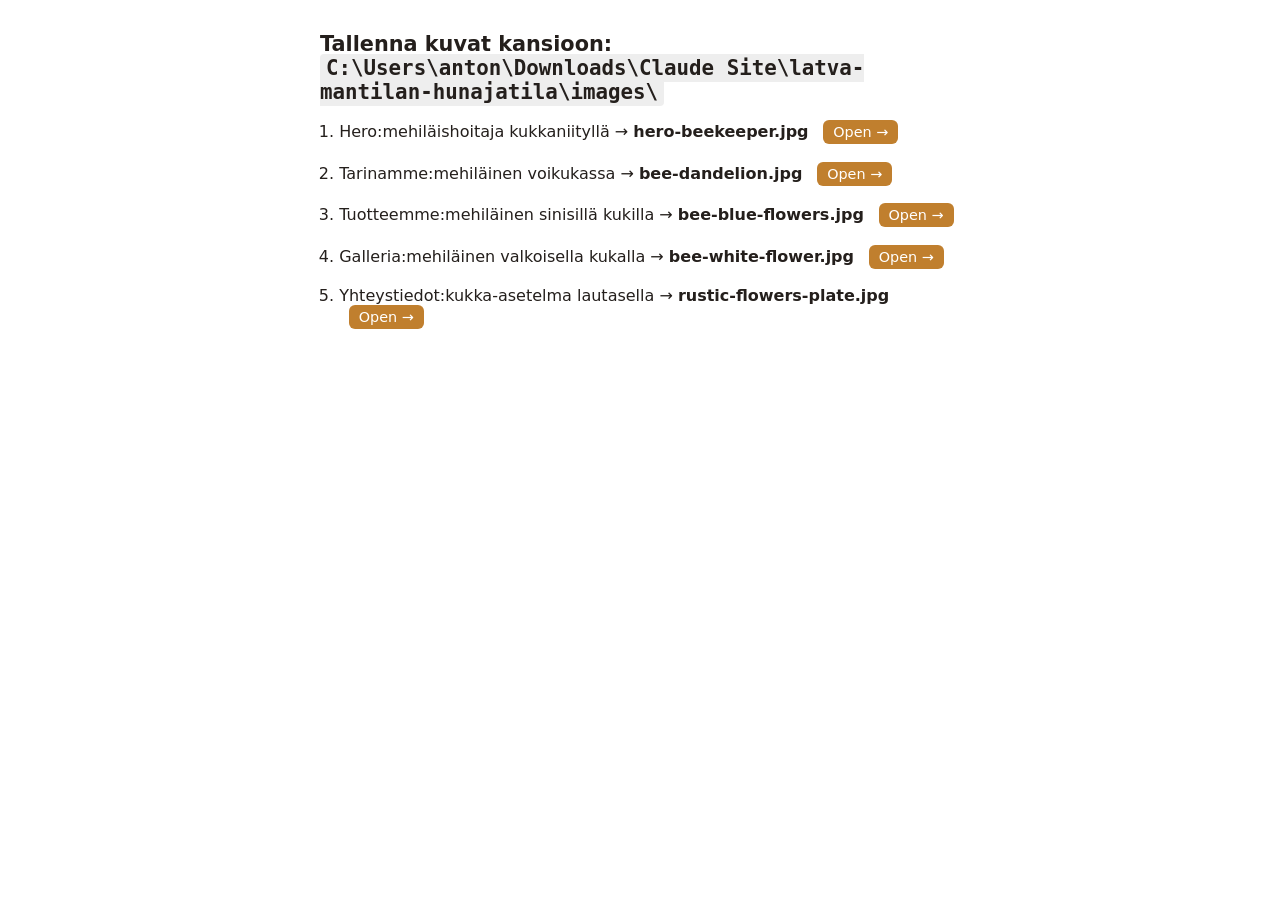
<file: PHOTO-PICKER.html>
<!DOCTYPE html>
<html lang="fi">
<head>
<meta charset="UTF-8">
<title>Kuvien tallennus: Latva-Mantilan hunajatila</title>
<style>
  body { font-family: system-ui, sans-serif; max-width: 640px; margin: 2rem auto; padding: 0 1rem; color: #241f1c; }
  h1 { font-size: 1.3rem; }
  code { background: #eee; padding: 2px 6px; border-radius: 4px; }
  ol { padding-left: 1.2rem; }
  li { margin-bottom: 1.1rem; }
  .fn { font-weight: 600; }
  a.open { display: inline-block; margin-left: 0.6rem; background: #c07f2e; color: #fff; padding: 4px 10px; border-radius: 6px; text-decoration: none; font-size: 0.9rem; }
</style>
</head>
<body>
<h1>Tallenna kuvat kansioon:<br><code>C:\Users\anton\Downloads\Claude Site\latva-mantilan-hunajatila\images\</code></h1>
<ol>
  <li>Hero:mehiläishoitaja kukkaniityllä → <span class="fn">hero-beekeeper.jpg</span>
    <a class="open" target="_blank" href="https://www.facebook.com/photo.php?fbid=1313902887445659&set=pb.100064778796763.-2207520000&type=3">Open →</a></li>
  <li>Tarinamme:mehiläinen voikukassa → <span class="fn">bee-dandelion.jpg</span>
    <a class="open" target="_blank" href="https://www.facebook.com/photo.php?fbid=1462131819289431&set=pb.100064778796763.-2207520000&type=3">Open →</a></li>
  <li>Tuotteemme:mehiläinen sinisillä kukilla → <span class="fn">bee-blue-flowers.jpg</span>
    <a class="open" target="_blank" href="https://www.facebook.com/photo.php?fbid=1444453531057260&set=pb.100064778796763.-2207520000&type=3">Open →</a></li>
  <li>Galleria:mehiläinen valkoisella kukalla → <span class="fn">bee-white-flower.jpg</span>
    <a class="open" target="_blank" href="https://www.facebook.com/photo.php?fbid=1413783320790948&set=pb.100064778796763.-2207520000&type=3">Open →</a></li>
  <li>Yhteystiedot:kukka-asetelma lautasella → <span class="fn">rustic-flowers-plate.jpg</span>
    <a class="open" target="_blank" href="https://www.facebook.com/photo.php?fbid=1480805157422097&set=pb.100064778796763.-2207520000&type=3">Open →</a></li>
</ol>
</body>
</html>
</file>
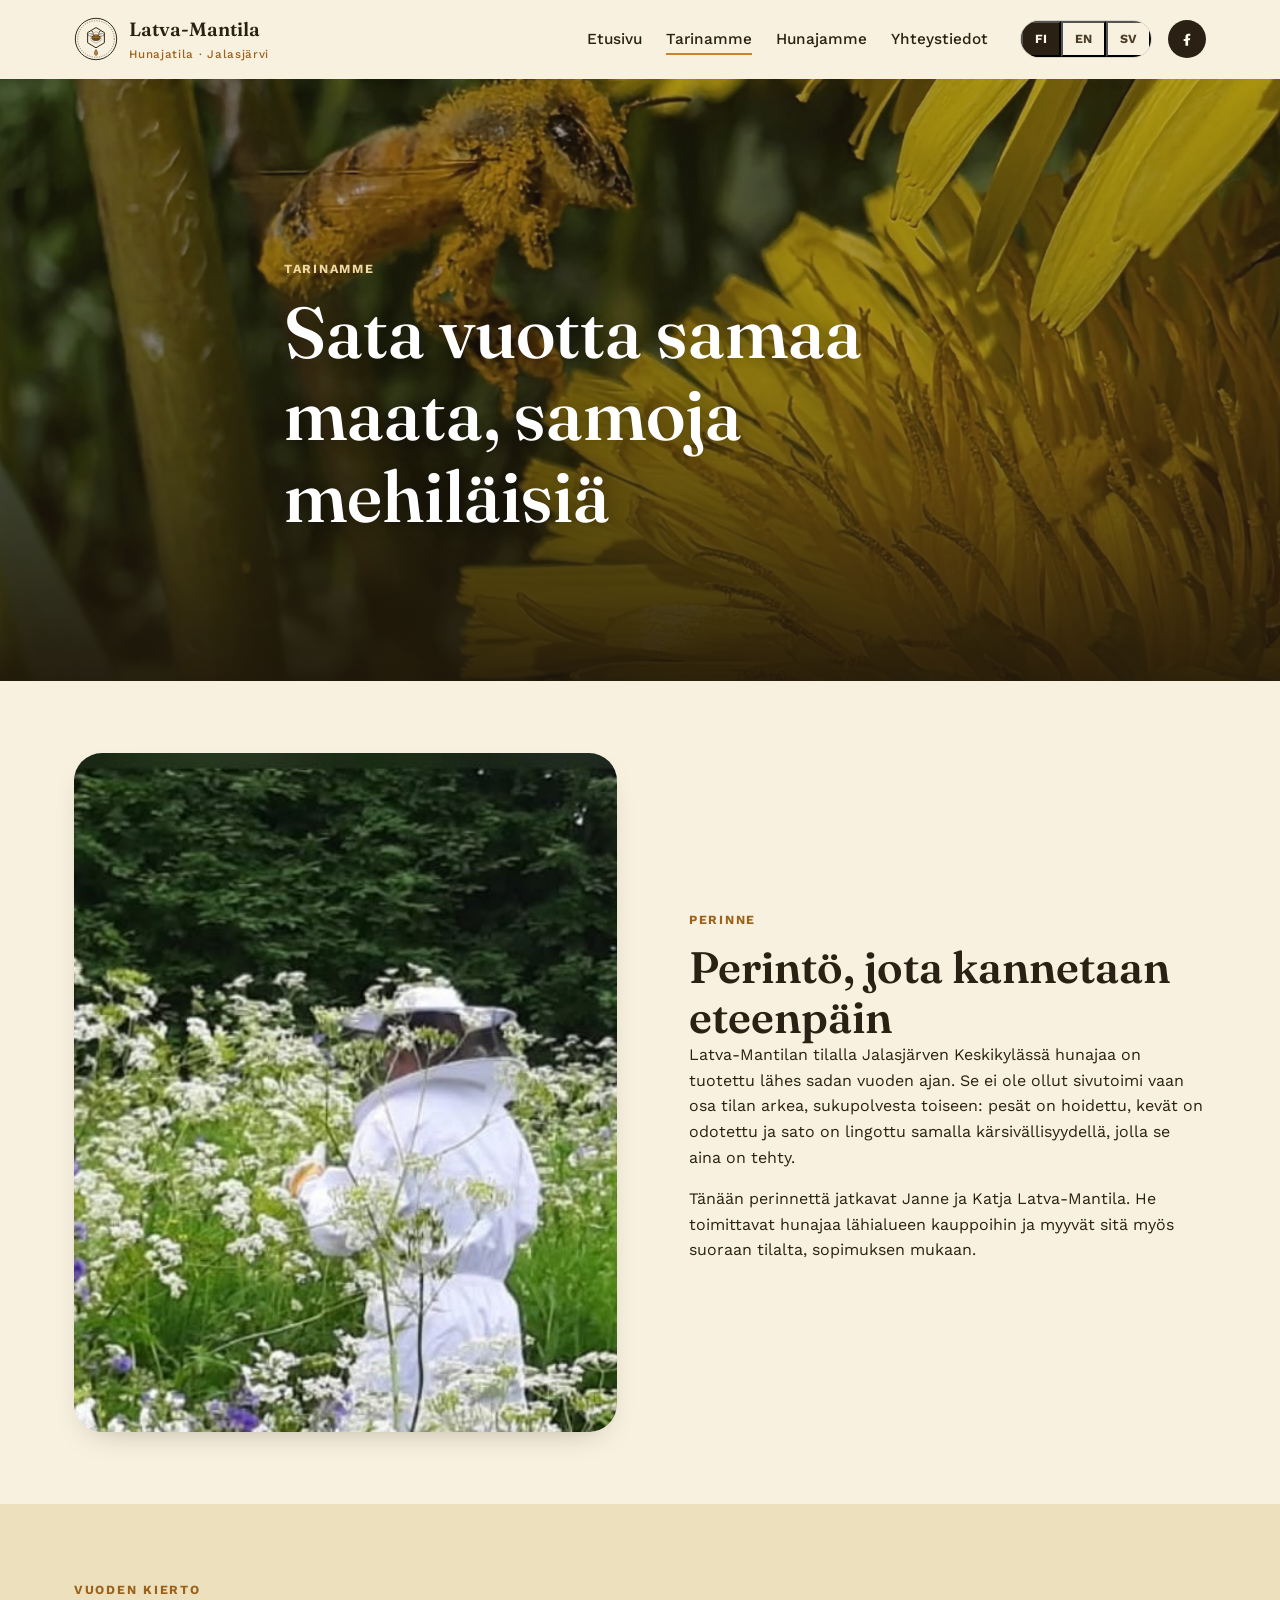
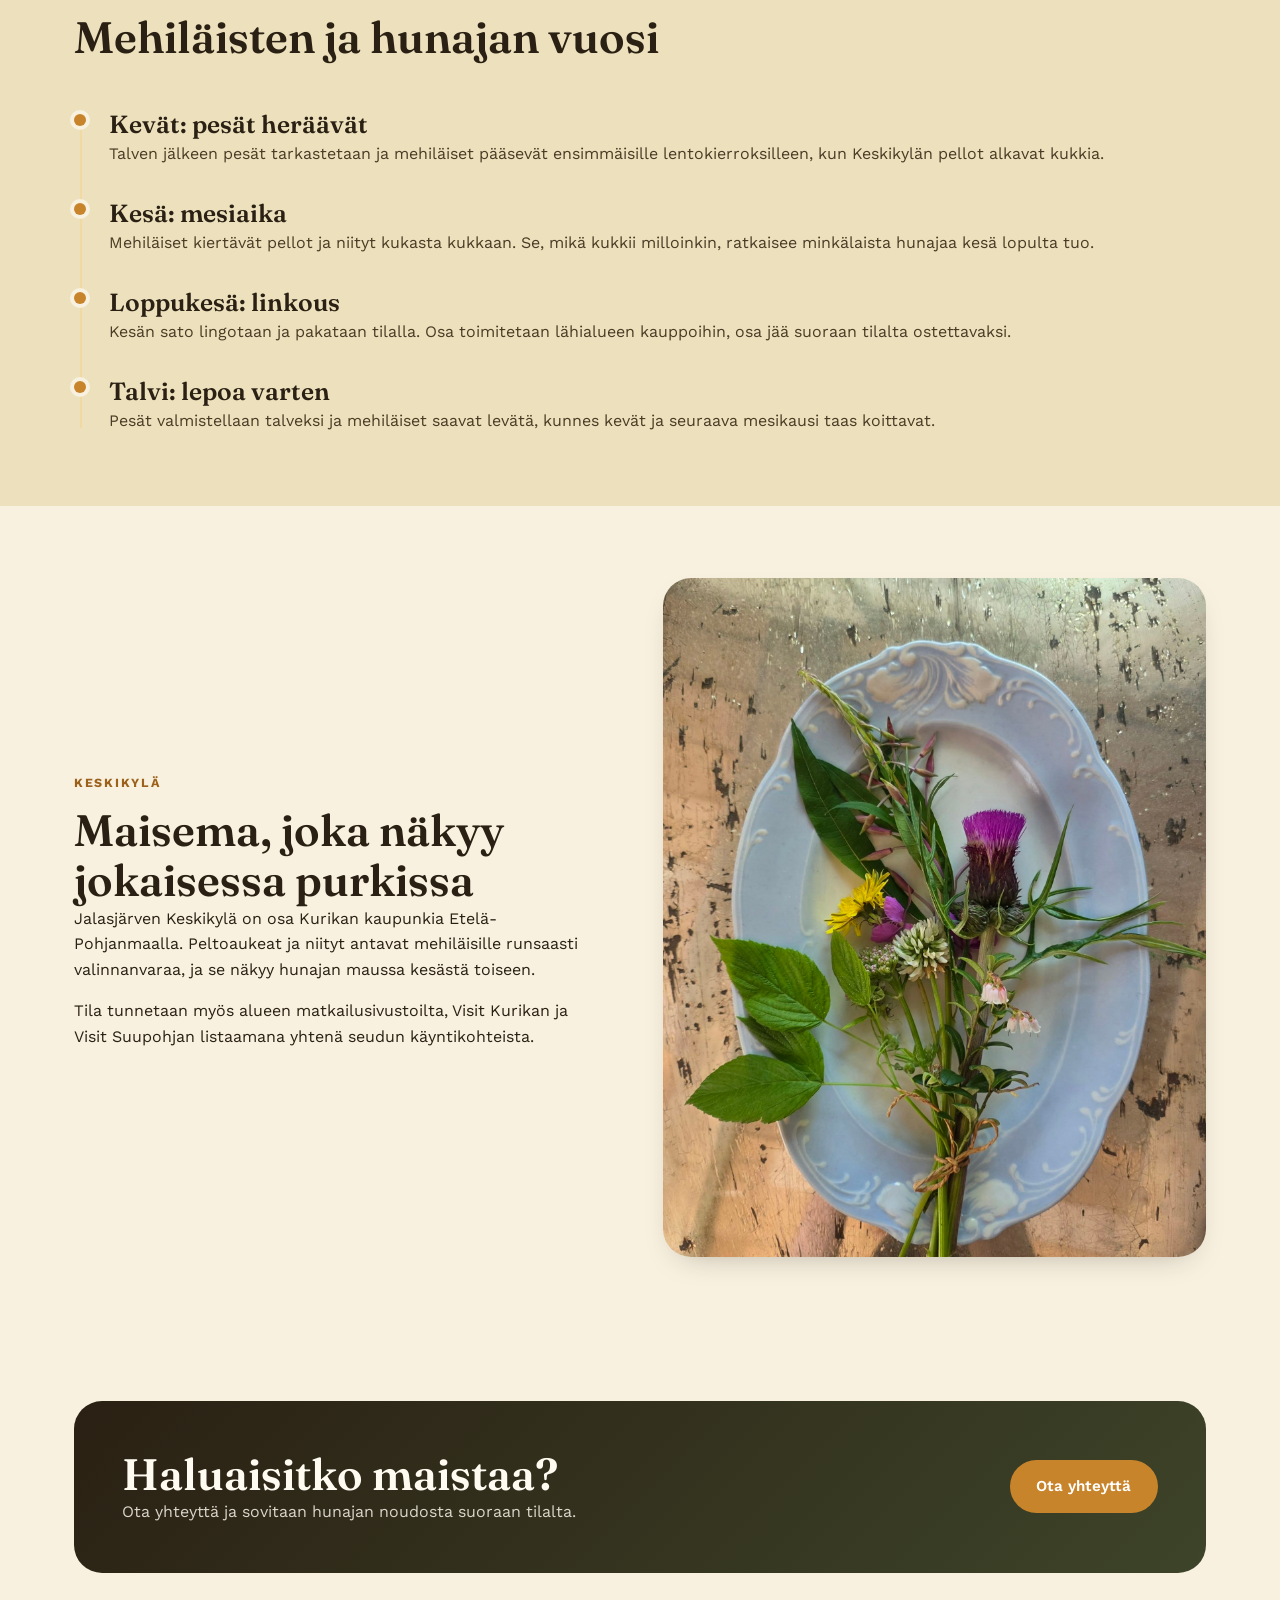
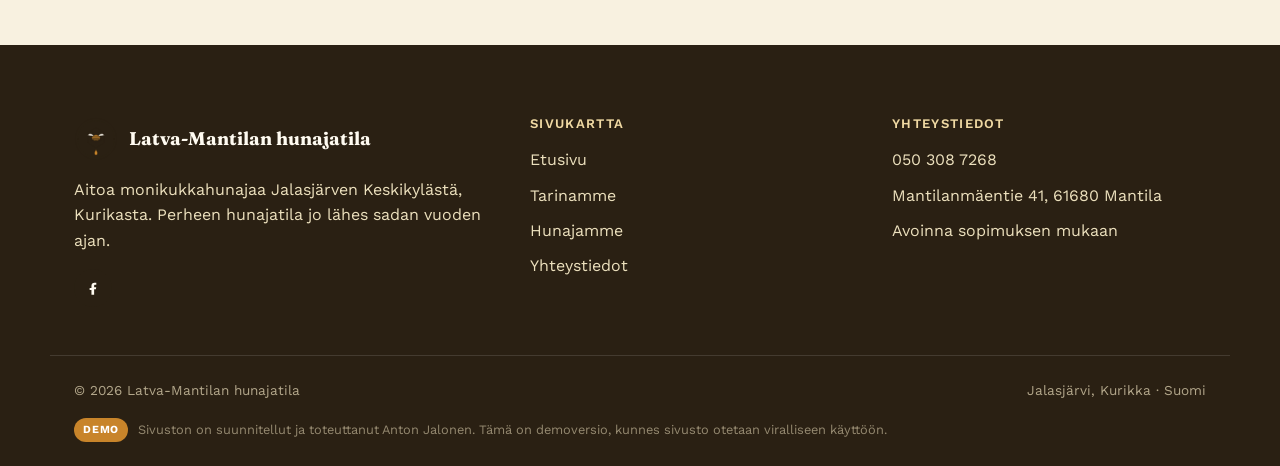
<file: tarina.html>
<!DOCTYPE html>
<html lang="fi">
<head>
<meta charset="UTF-8">
<meta name="viewport" content="width=device-width, initial-scale=1">
<title>Tarinamme · Latva-Mantilan hunajatila</title>
<meta name="description" content="Latva-Mantilan hunajatilan tarina: lähes sata vuotta mehiläistarhausta Jalasjärven Keskikylässä, jatkajina Janne ja Katja Latva-Mantila.">
<link rel="icon" type="image/svg+xml" href="images/logo-mark.svg">
<link rel="preconnect" href="https://fonts.googleapis.com">
<link rel="preconnect" href="https://fonts.gstatic.com" crossorigin>
<link href="https://fonts.googleapis.com/css2?family=Fraunces:ital,opsz,wght@0,9..144,400;0,9..144,500;0,9..144,600;1,9..144,500&family=Work+Sans:wght@400;500;600;700&display=swap" rel="stylesheet">
<link rel="stylesheet" href="css/style.css">
</head>
<body data-title-fi="Tarinamme · Latva-Mantilan hunajatila" data-title-en="Our Story · Latva-Mantilan hunajatila" data-title-sv="Vår historia · Latva-Mantilan hunajatila">

<a class="visually-hidden" href="#main">Siirry sisältöön / Skip to content</a>

<header class="site-header">
  <div class="container">
    <a href="index.html" class="brand">
      <span class="brand-mark" aria-hidden="true"><img src="images/logo-mark.svg" alt="" width="44" height="44"></span>
      <span>Latva-Mantila<span class="brand-sub" data-fi="Hunajatila · Jalasjärvi" data-en="Honey Farm · Jalasjärvi" data-sv="Honungsgård · Jalasjärvi">Hunajatila · Jalasjärvi</span></span>
    </a>
    <nav class="site-nav" id="site-nav" aria-label="Päävalikko">
      <ul>
        <li><a href="index.html" data-fi="Etusivu" data-en="Home" data-sv="Hem">Etusivu</a></li>
        <li><a href="tarina.html" aria-current="page" data-fi="Tarinamme" data-en="Our Story" data-sv="Vår historia">Tarinamme</a></li>
        <li><a href="tuotteet.html" data-fi="Hunajamme" data-en="Our Honey" data-sv="Vår honung">Hunajamme</a></li>
        <li><a href="yhteystiedot.html" data-fi="Yhteystiedot" data-en="Contact" data-sv="Kontakt">Yhteystiedot</a></li>
      </ul>
      <div class="header-actions">
        <div class="lang-toggle" role="group" aria-label="Kieli / Language">
          <button class="lang-btn active" data-lang="fi" aria-pressed="true">FI</button>
          <button class="lang-btn" data-lang="en" aria-pressed="false">EN</button>
          <button class="lang-btn" data-lang="sv" aria-pressed="false">SV</button>
        </div>
        <a class="icon-link" href="https://www.facebook.com/hunajaa.latvamantila" target="_blank" rel="noopener" aria-label="Facebook">
          <svg viewBox="0 0 24 24"><path d="M13.5 21v-7.2h2.4l.4-2.9h-2.8V9c0-.85.24-1.43 1.46-1.43H16.4V5.02C16.1 4.98 15.1 4.9 13.94 4.9c-2.37 0-4 1.44-4 4.1v2.9H7.5v2.9h2.44V21h3.56Z" fill="currentColor" stroke="none"/></svg>
        </a>
      </div>
    </nav>
    <button class="nav-toggle" aria-label="Valikko" aria-expanded="false" aria-controls="site-nav">
      <svg viewBox="0 0 24 24" fill="none" stroke="currentColor" stroke-width="1.8" stroke-linecap="round"><path d="M4 7h16M4 12h16M4 17h16"/></svg>
    </button>
  </div>
</header>

<main id="main">

  <section class="hero" style="min-height:56vh;">
    <div class="hero-media">
      <img src="images/bee-dandelion.jpg" alt="Mehiläinen voikukan kukinnossa" loading="eager" onerror="this.parentElement.innerHTML='<div class=&quot;ph&quot; style=&quot;aspect-ratio:auto;height:100%;border-radius:0;border:none;&quot;><svg viewBox=&quot;0 0 24 24&quot; fill=&quot;none&quot; stroke=&quot;currentColor&quot; stroke-width=&quot;1.5&quot;><circle cx=&quot;12&quot; cy=&quot;12&quot; r=&quot;9&quot;/></svg><span class=&quot;ph-tag&quot;>Kuva tulossa</span></div>'">
    </div>
    <div class="container hero-content">
      <p class="eyebrow" data-fi="Tarinamme" data-en="Our story" data-sv="Vår historia">Tarinamme</p>
      <h1 data-fi="Sata vuotta samaa maata, samoja mehiläisiä" data-en="A hundred years of the same land, the same bees" data-sv="Hundra år av samma mark, samma bin">Sata vuotta samaa maata, samoja mehiläisiä</h1>
    </div>
  </section>

  <section>
    <div class="container split reveal">
      <div class="split-media">
        <img src="images/hero-beekeeper.jpg" alt="Mehiläishoitaja tarkastamassa pesää kukkaniityllä" loading="lazy" onerror="this.parentElement.innerHTML='<div class=&quot;ph&quot;><svg viewBox=&quot;0 0 24 24&quot; fill=&quot;none&quot; stroke=&quot;currentColor&quot; stroke-width=&quot;1.5&quot;><circle cx=&quot;12&quot; cy=&quot;12&quot; r=&quot;9&quot;/></svg><span class=&quot;ph-tag&quot;>Kuva tulossa</span></div>'">
      </div>
      <div class="split-body">
        <p class="eyebrow" data-fi="Perinne" data-en="A tradition" data-sv="En tradition">Perinne</p>
        <h2 data-fi="Perintö, jota kannetaan eteenpäin" data-en="A legacy carried forward" data-sv="Ett arv som förs vidare">Perintö, jota kannetaan eteenpäin</h2>
        <p data-fi="Latva-Mantilan tilalla Jalasjärven Keskikylässä hunajaa on tuotettu lähes sadan vuoden ajan. Se ei ole ollut sivutoimi vaan osa tilan arkea, sukupolvesta toiseen: pesät on hoidettu, kevät on odotettu ja sato on lingottu samalla kärsivällisyydellä, jolla se aina on tehty." data-en="At the Latva-Mantila farm in Keskikylä, Jalasjärvi, honey has been produced for nearly a hundred years. It has never been a side project but part of the farm's everyday life, generation after generation: hives tended, spring awaited, and the harvest extracted with the same patience it has always taken." data-sv="På Latva-Mantila gård i Keskikylä, Jalasjärvi, har honung producerats i nästan hundra år. Det har aldrig varit en bisyssla utan en del av gårdens vardag, generation efter generation: kupor har skötts, våren väntats på och skörden slungats med samma tålamod som alltid.">Latva-Mantilan tilalla Jalasjärven Keskikylässä hunajaa on tuotettu lähes sadan vuoden ajan. Se ei ole ollut sivutoimi vaan osa tilan arkea, sukupolvesta toiseen: pesät on hoidettu, kevät on odotettu ja sato on lingottu samalla kärsivällisyydellä, jolla se aina on tehty.</p>
        <p data-fi="Tänään perinnettä jatkavat Janne ja Katja Latva-Mantila. He toimittavat hunajaa lähialueen kauppoihin ja myyvät sitä myös suoraan tilalta, sopimuksen mukaan." data-en="Today the tradition continues with Janne and Katja Latva-Mantila. They supply honey to local shops and also sell it directly from the farm, by appointment." data-sv="Idag förs traditionen vidare av Janne och Katja Latva-Mantila. De levererar honung till lokala butiker och säljer den även direkt från gården, efter överenskommelse.">Tänään perinnettä jatkavat Janne ja Katja Latva-Mantila. He toimittavat hunajaa lähialueen kauppoihin ja myyvät sitä myös suoraan tilalta, sopimuksen mukaan.</p>
      </div>
    </div>
  </section>

  <section class="honey-band">
    <div class="container">
      <div class="section-head reveal">
        <p class="eyebrow" data-fi="Vuoden kierto" data-en="Through the seasons" data-sv="Genom årstiderna">Vuoden kierto</p>
        <h2 data-fi="Mehiläisten ja hunajan vuosi" data-en="A year in the life of the bees and the honey" data-sv="Ett år i binas och honungens liv">Mehiläisten ja hunajan vuosi</h2>
      </div>
      <div class="timeline reveal">
        <div class="timeline-item">
          <h3 data-fi="Kevät: pesät heräävät" data-en="Spring: the hives wake" data-sv="Vår: kuporna vaknar">Kevät: pesät heräävät</h3>
          <p data-fi="Talven jälkeen pesät tarkastetaan ja mehiläiset pääsevät ensimmäisille lentokierroksilleen, kun Keskikylän pellot alkavat kukkia." data-en="After winter the hives are checked and the bees take their first flights, as the fields of Keskikylä begin to bloom." data-sv="Efter vintern kontrolleras kuporna och bina tar sina första flygturer, när åkrarna i Keskikylä börjar blomma.">Talven jälkeen pesät tarkastetaan ja mehiläiset pääsevät ensimmäisille lentokierroksilleen, kun Keskikylän pellot alkavat kukkia.</p>
        </div>
        <div class="timeline-item">
          <h3 data-fi="Kesä: mesiaika" data-en="Summer: nectar season" data-sv="Sommar: nektarsäsong">Kesä: mesiaika</h3>
          <p data-fi="Mehiläiset kiertävät pellot ja niityt kukasta kukkaan. Se, mikä kukkii milloinkin, ratkaisee minkälaista hunajaa kesä lopulta tuo." data-en="The bees travel from flower to flower across the fields and meadows. Whatever is blooming at the time decides what kind of honey the summer will eventually bring." data-sv="Bina flyger från blomma till blomma över åkrar och ängar. Det som blommar just då avgör vilken sorts honung sommaren så småningom ger.">Mehiläiset kiertävät pellot ja niityt kukasta kukkaan. Se, mikä kukkii milloinkin, ratkaisee minkälaista hunajaa kesä lopulta tuo.</p>
        </div>
        <div class="timeline-item">
          <h3 data-fi="Loppukesä: linkous" data-en="Late summer: extraction" data-sv="Sensommar: slungning">Loppukesä: linkous</h3>
          <p data-fi="Kesän sato lingotaan ja pakataan tilalla. Osa toimitetaan lähialueen kauppoihin, osa jää suoraan tilalta ostettavaksi." data-en="The summer's harvest is extracted and packed on the farm. Some is delivered to local shops, some is kept for those who buy straight from the farm." data-sv="Sommarens skörd slungas och förpackas på gården. En del levereras till lokala butiker, en del sparas för dem som köper direkt från gården.">Kesän sato lingotaan ja pakataan tilalla. Osa toimitetaan lähialueen kauppoihin, osa jää suoraan tilalta ostettavaksi.</p>
        </div>
        <div class="timeline-item">
          <h3 data-fi="Talvi: lepoa varten" data-en="Winter: a season of rest" data-sv="Vinter: vilans årstid">Talvi: lepoa varten</h3>
          <p data-fi="Pesät valmistellaan talveksi ja mehiläiset saavat levätä, kunnes kevät ja seuraava mesikausi taas koittavat." data-en="The hives are prepared for winter and the bees are left to rest, until spring and the next nectar season arrive again." data-sv="Kuporna förbereds för vintern och bina får vila, tills våren och nästa nektarsäsong kommer igen.">Pesät valmistellaan talveksi ja mehiläiset saavat levätä, kunnes kevät ja seuraava mesikausi taas koittavat.</p>
        </div>
      </div>
    </div>
  </section>

  <section>
    <div class="container split reverse reveal">
      <div class="split-media">
        <img src="images/rustic-flowers-plate.jpg" alt="Niittykukkia asetettuna vanhalle lautaselle" loading="lazy" onerror="this.parentElement.innerHTML='<div class=&quot;ph&quot;><svg viewBox=&quot;0 0 24 24&quot; fill=&quot;none&quot; stroke=&quot;currentColor&quot; stroke-width=&quot;1.5&quot;><path d=&quot;M12 3c2 3 4 5 4 8a4 4 0 1 1-8 0c0-3 2-5 4-8Z&quot;/></svg><span class=&quot;ph-tag&quot;>Kuva tulossa</span></div>'">
      </div>
      <div class="split-body">
        <p class="eyebrow" data-fi="Keskikylä" data-en="Keskikylä" data-sv="Keskikylä">Keskikylä</p>
        <h2 data-fi="Maisema, joka näkyy jokaisessa purkissa" data-en="A landscape you can taste in every jar" data-sv="Ett landskap du kan smaka i varje burk">Maisema, joka näkyy jokaisessa purkissa</h2>
        <p data-fi="Jalasjärven Keskikylä on osa Kurikan kaupunkia Etelä-Pohjanmaalla. Peltoaukeat ja niityt antavat mehiläisille runsaasti valinnanvaraa, ja se näkyy hunajan maussa kesästä toiseen." data-en="Keskikylä in Jalasjärvi is part of the town of Kurikka in South Ostrobothnia. The open fields and meadows give the bees plenty to choose from, and it shows in the honey's taste, summer after summer." data-sv="Keskikylä i Jalasjärvi är en del av Kurikka stad i Södra Österbotten. De öppna åkrarna och ängarna ger bina gott om att välja bland, och det märks i honungens smak, sommar efter sommar.">Jalasjärven Keskikylä on osa Kurikan kaupunkia Etelä-Pohjanmaalla. Peltoaukeat ja niityt antavat mehiläisille runsaasti valinnanvaraa, ja se näkyy hunajan maussa kesästä toiseen.</p>
        <p data-fi="Tila tunnetaan myös alueen matkailusivustoilta, Visit Kurikan ja Visit Suupohjan listaamana yhtenä seudun käyntikohteista." data-en="The farm is also known through the region's tourism sites, listed by Visit Kurikka and Visit Suupohja as one of the area's destinations." data-sv="Gården är också känd via regionens turistsajter, listad av Visit Kurikka och Visit Suupohja som en av trakten sevärdheter.">Tila tunnetaan myös alueen matkailusivustoilta, Visit Kurikan ja Visit Suupohjan listaamana yhtenä seudun käyntikohteista.</p>
      </div>
    </div>
  </section>

  <section>
    <div class="container">
      <div class="cta-band reveal">
        <div>
          <h2 data-fi="Haluaisitko maistaa?" data-en="Would you like to taste it?" data-sv="Vill du smaka?">Haluaisitko maistaa?</h2>
          <p data-fi="Ota yhteyttä ja sovitaan hunajan noudosta suoraan tilalta." data-en="Get in touch and we will arrange a pickup straight from the farm." data-sv="Hör av dig så bokar vi en hämtning direkt från gården.">Ota yhteyttä ja sovitaan hunajan noudosta suoraan tilalta.</p>
        </div>
        <div class="cta-actions">
          <a class="btn btn-primary" href="yhteystiedot.html" data-fi="Ota yhteyttä" data-en="Get in touch" data-sv="Kontakta oss">Ota yhteyttä</a>
        </div>
      </div>
    </div>
  </section>

</main>

<footer class="site-footer">
  <div class="container footer-grid">
    <div>
      <div class="footer-brand">
        <span class="brand-mark" aria-hidden="true"><img src="images/logo-mark.svg" alt="" width="44" height="44"></span>
        <strong>Latva-Mantilan hunajatila</strong>
      </div>
      <p data-fi="Aitoa monikukkahunajaa Jalasjärven Keskikylästä, Kurikasta. Perheen hunajatila jo lähes sadan vuoden ajan." data-en="Genuine multiflower honey from Keskikylä, Jalasjärvi, part of Kurikka. A family honey farm for nearly a hundred years." data-sv="Äkta blomsterhonung från Keskikylä, Jalasjärvi, en del av Kurikka. En familjs honungsgård i nästan hundra år.">Aitoa monikukkahunajaa Jalasjärven Keskikylästä, Kurikasta. Perheen hunajatila jo lähes sadan vuoden ajan.</p>
      <div class="footer-social">
        <a class="icon-link" href="https://www.facebook.com/hunajaa.latvamantila" target="_blank" rel="noopener" aria-label="Facebook"><svg viewBox="0 0 24 24"><path d="M13.5 21v-7.2h2.4l.4-2.9h-2.8V9c0-.85.24-1.43 1.46-1.43H16.4V5.02C16.1 4.98 15.1 4.9 13.94 4.9c-2.37 0-4 1.44-4 4.1v2.9H7.5v2.9h2.44V21h3.56Z" fill="currentColor" stroke="none"/></svg></a>
      </div>
    </div>
    <div>
      <h4 data-fi="Sivukartta" data-en="Sitemap" data-sv="Sidkarta">Sivukartta</h4>
      <ul>
        <li><a href="index.html" data-fi="Etusivu" data-en="Home" data-sv="Hem">Etusivu</a></li>
        <li><a href="tarina.html" data-fi="Tarinamme" data-en="Our Story" data-sv="Vår historia">Tarinamme</a></li>
        <li><a href="tuotteet.html" data-fi="Hunajamme" data-en="Our Honey" data-sv="Vår honung">Hunajamme</a></li>
        <li><a href="yhteystiedot.html" data-fi="Yhteystiedot" data-en="Contact" data-sv="Kontakt">Yhteystiedot</a></li>
      </ul>
    </div>
    <div>
      <h4 data-fi="Yhteystiedot" data-en="Contact" data-sv="Kontakt">Yhteystiedot</h4>
      <ul>
        <li><a href="tel:+358503087268">050 308 7268</a></li>
        <li><span data-fi="Mantilanmäentie 41, 61680 Mantila" data-en="Mantilanmäentie 41, 61680 Mantila, Finland" data-sv="Mantilanmäentie 41, 61680 Mantila">Mantilanmäentie 41, 61680 Mantila</span></li>
        <li><span data-fi="Avoinna sopimuksen mukaan" data-en="Open by appointment" data-sv="Öppet efter överenskommelse">Avoinna sopimuksen mukaan</span></li>
      </ul>
    </div>
  </div>
  <div class="container footer-bottom">
    <span>&copy; 2026 Latva-Mantilan hunajatila</span>
    <span data-fi="Jalasjärvi, Kurikka · Suomi" data-en="Jalasjärvi, Kurikka · Finland" data-sv="Jalasjärvi, Kurikka · Finland">Jalasjärvi, Kurikka · Suomi</span>
  </div>
  <div class="container footer-credit">
    <span class="demo-badge">DEMO</span>
    <span data-fi="Sivuston on suunnitellut ja toteuttanut Anton Jalonen. Tämä on demoversio, kunnes sivusto otetaan viralliseen käyttöön." data-en="Website designed and built by Anton Jalonen. This is a demo version until the site is purchased and taken into use." data-sv="Webbplatsen är designad och utvecklad av Anton Jalonen. Detta är en demoversion tills webbplatsen tas i officiellt bruk.">Sivuston on suunnitellut ja toteuttanut Anton Jalonen. Tämä on demoversio, kunnes sivusto otetaan viralliseen käyttöön.</span>
  </div>
</footer>

<script src="js/main.js"></script>
</body>
</html>
</file>
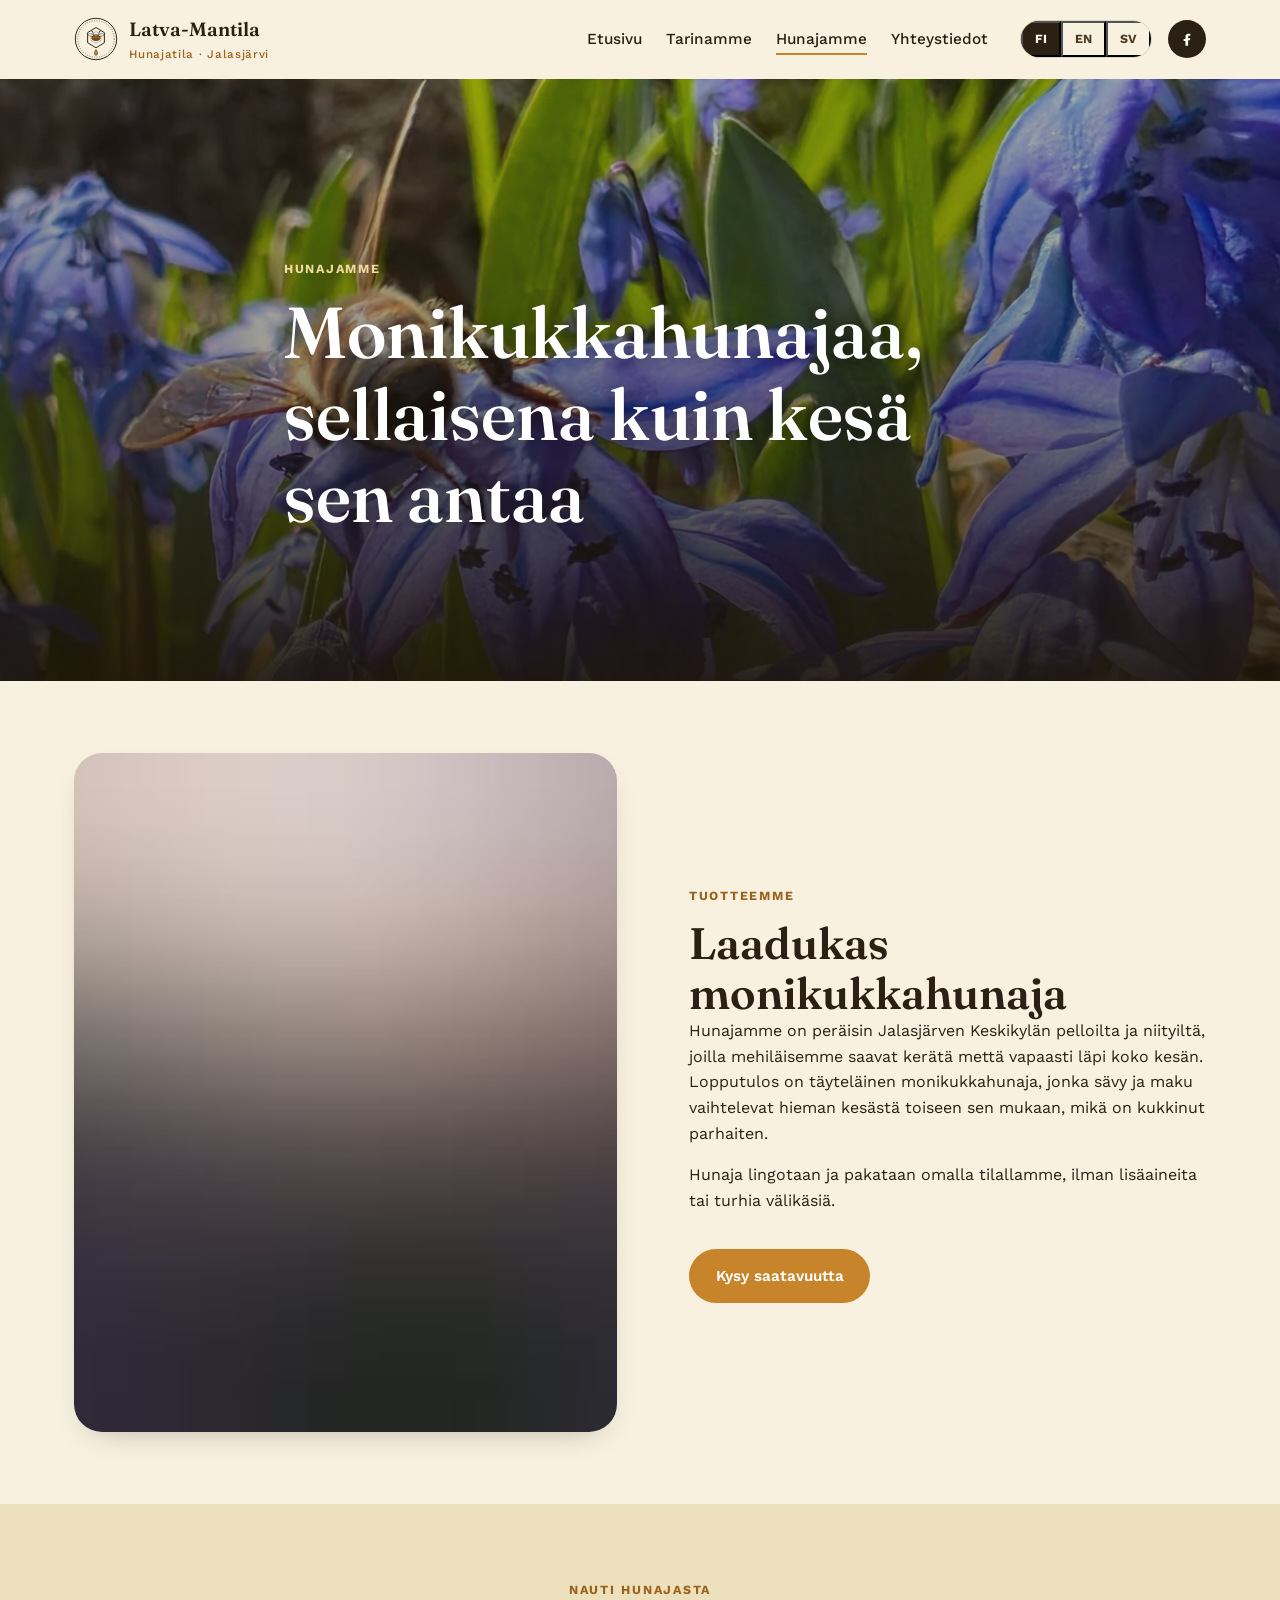
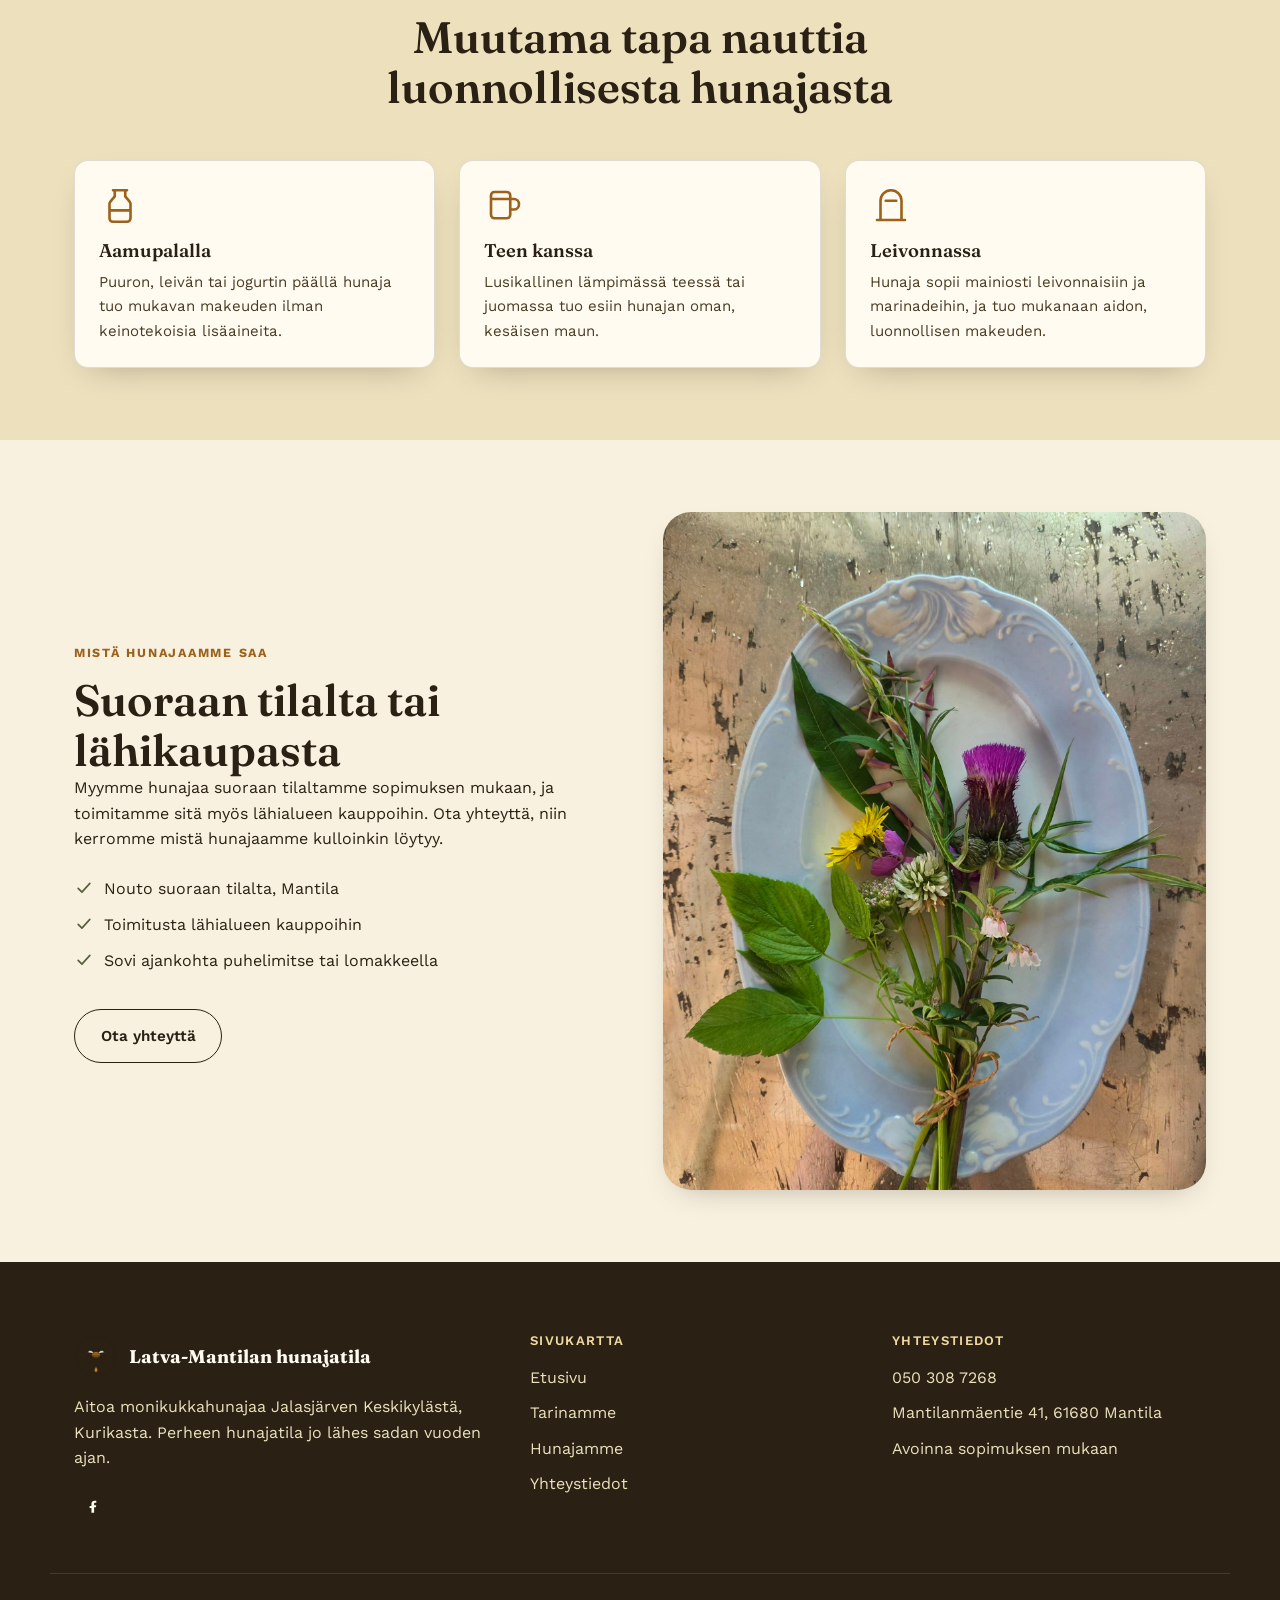
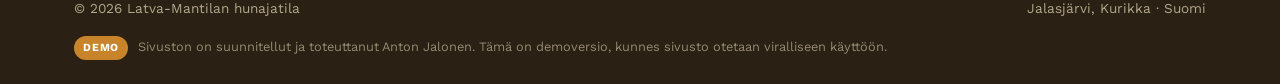
<file: tuotteet.html>
<!DOCTYPE html>
<html lang="fi">
<head>
<meta charset="UTF-8">
<meta name="viewport" content="width=device-width, initial-scale=1">
<title>Hunajamme · Latva-Mantilan hunajatila</title>
<meta name="description" content="Latva-Mantilan hunajatilan monikukkahunaja: lingottu ja pakattu tilalla, myydään suoraan tilalta ja lähialueen kauppoihin.">
<link rel="icon" type="image/svg+xml" href="images/logo-mark.svg">
<link rel="preconnect" href="https://fonts.googleapis.com">
<link rel="preconnect" href="https://fonts.gstatic.com" crossorigin>
<link href="https://fonts.googleapis.com/css2?family=Fraunces:ital,opsz,wght@0,9..144,400;0,9..144,500;0,9..144,600;1,9..144,500&family=Work+Sans:wght@400;500;600;700&display=swap" rel="stylesheet">
<link rel="stylesheet" href="css/style.css">
</head>
<body data-title-fi="Hunajamme · Latva-Mantilan hunajatila" data-title-en="Our Honey · Latva-Mantilan hunajatila" data-title-sv="Vår honung · Latva-Mantilan hunajatila">

<a class="visually-hidden" href="#main">Siirry sisältöön / Skip to content</a>

<header class="site-header">
  <div class="container">
    <a href="index.html" class="brand">
      <span class="brand-mark" aria-hidden="true"><img src="images/logo-mark.svg" alt="" width="44" height="44"></span>
      <span>Latva-Mantila<span class="brand-sub" data-fi="Hunajatila · Jalasjärvi" data-en="Honey Farm · Jalasjärvi" data-sv="Honungsgård · Jalasjärvi">Hunajatila · Jalasjärvi</span></span>
    </a>
    <nav class="site-nav" id="site-nav" aria-label="Päävalikko">
      <ul>
        <li><a href="index.html" data-fi="Etusivu" data-en="Home" data-sv="Hem">Etusivu</a></li>
        <li><a href="tarina.html" data-fi="Tarinamme" data-en="Our Story" data-sv="Vår historia">Tarinamme</a></li>
        <li><a href="tuotteet.html" aria-current="page" data-fi="Hunajamme" data-en="Our Honey" data-sv="Vår honung">Hunajamme</a></li>
        <li><a href="yhteystiedot.html" data-fi="Yhteystiedot" data-en="Contact" data-sv="Kontakt">Yhteystiedot</a></li>
      </ul>
      <div class="header-actions">
        <div class="lang-toggle" role="group" aria-label="Kieli / Language">
          <button class="lang-btn active" data-lang="fi" aria-pressed="true">FI</button>
          <button class="lang-btn" data-lang="en" aria-pressed="false">EN</button>
          <button class="lang-btn" data-lang="sv" aria-pressed="false">SV</button>
        </div>
        <a class="icon-link" href="https://www.facebook.com/hunajaa.latvamantila" target="_blank" rel="noopener" aria-label="Facebook">
          <svg viewBox="0 0 24 24"><path d="M13.5 21v-7.2h2.4l.4-2.9h-2.8V9c0-.85.24-1.43 1.46-1.43H16.4V5.02C16.1 4.98 15.1 4.9 13.94 4.9c-2.37 0-4 1.44-4 4.1v2.9H7.5v2.9h2.44V21h3.56Z" fill="currentColor" stroke="none"/></svg>
        </a>
      </div>
    </nav>
    <button class="nav-toggle" aria-label="Valikko" aria-expanded="false" aria-controls="site-nav">
      <svg viewBox="0 0 24 24" fill="none" stroke="currentColor" stroke-width="1.8" stroke-linecap="round"><path d="M4 7h16M4 12h16M4 17h16"/></svg>
    </button>
  </div>
</header>

<main id="main">

  <section class="hero" style="min-height:56vh;">
    <div class="hero-media">
      <img src="images/bee-blue-flowers.jpg" alt="Mehiläinen siniraittojen kukilla" loading="eager" onerror="this.parentElement.innerHTML='<div class=&quot;ph&quot; style=&quot;aspect-ratio:auto;height:100%;border-radius:0;border:none;&quot;><svg viewBox=&quot;0 0 24 24&quot; fill=&quot;none&quot; stroke=&quot;currentColor&quot; stroke-width=&quot;1.5&quot;><path d=&quot;M12 3c2 3 4 5 4 8a4 4 0 1 1-8 0c0-3 2-5 4-8Z&quot;/></svg><span class=&quot;ph-tag&quot;>Kuva tulossa</span></div>'">
    </div>
    <div class="container hero-content">
      <p class="eyebrow" data-fi="Hunajamme" data-en="Our honey" data-sv="Vår honung">Hunajamme</p>
      <h1 data-fi="Monikukkahunajaa, sellaisena kuin kesä sen antaa" data-en="Multiflower honey, just as summer gives it" data-sv="Blomsterhonung, precis som sommaren ger den">Monikukkahunajaa, sellaisena kuin kesä sen antaa</h1>
    </div>
  </section>

  <section>
    <div class="container split reveal">
      <div class="split-media">
        <img src="images/bee-white-flower.jpg" alt="Mehiläinen valkoisen kukan terälehdillä" loading="lazy" onerror="this.parentElement.innerHTML='<div class=&quot;ph&quot;><svg viewBox=&quot;0 0 24 24&quot; fill=&quot;none&quot; stroke=&quot;currentColor&quot; stroke-width=&quot;1.5&quot;><path d=&quot;M12 3c2 3 4 5 4 8a4 4 0 1 1-8 0c0-3 2-5 4-8Z&quot;/></svg><span class=&quot;ph-tag&quot;>Kuva tulossa</span></div>'">
      </div>
      <div class="split-body">
        <p class="eyebrow" data-fi="Tuotteemme" data-en="Our product" data-sv="Vår produkt">Tuotteemme</p>
        <h2 data-fi="Laadukas monikukkahunaja" data-en="Quality multiflower honey" data-sv="Honung av hög kvalitet från flera blommor">Laadukas monikukkahunaja</h2>
        <p data-fi="Hunajamme on peräisin Jalasjärven Keskikylän pelloilta ja niityiltä, joilla mehiläisemme saavat kerätä mettä vapaasti läpi koko kesän. Lopputulos on täyteläinen monikukkahunaja, jonka sävy ja maku vaihtelevat hieman kesästä toiseen sen mukaan, mikä on kukkinut parhaiten." data-en="Our honey comes from the fields and meadows of Keskikylä, Jalasjärvi, where our bees are left to forage freely all summer long. The result is a rich multiflower honey whose shade and taste shift slightly from year to year, depending on what has bloomed best." data-sv="Vår honung kommer från åkrarna och ängarna i Keskikylä, Jalasjärvi, där våra bin får samla nektar fritt hela sommaren. Resultatet är en fyllig blomsterhonung vars nyans och smak skiftar något från år till år, beroende på vad som blommat bäst.">Hunajamme on peräisin Jalasjärven Keskikylän pelloilta ja niityiltä, joilla mehiläisemme saavat kerätä mettä vapaasti läpi koko kesän. Lopputulos on täyteläinen monikukkahunaja, jonka sävy ja maku vaihtelevat hieman kesästä toiseen sen mukaan, mikä on kukkinut parhaiten.</p>
        <p data-fi="Hunaja lingotaan ja pakataan omalla tilallamme, ilman lisäaineita tai turhia välikäsiä." data-en="The honey is extracted and packed on our own farm, without additives or unnecessary middlemen." data-sv="Honungen slungas och förpackas på vår egen gård, utan tillsatser eller onödiga mellanhänder.">Hunaja lingotaan ja pakataan omalla tilallamme, ilman lisäaineita tai turhia välikäsiä.</p>
        <div class="hero-actions" style="margin-top:1.5rem;">
          <a class="btn btn-primary" href="yhteystiedot.html" data-fi="Kysy saatavuutta" data-en="Ask about availability" data-sv="Fråga om tillgänglighet">Kysy saatavuutta</a>
        </div>
      </div>
    </div>
  </section>

  <section class="honey-band">
    <div class="container">
      <div class="section-head center reveal">
        <p class="eyebrow" data-fi="Nauti hunajasta" data-en="Enjoying honey" data-sv="Att njuta av honung">Nauti hunajasta</p>
        <h2 data-fi="Muutama tapa nauttia luonnollisesta hunajasta" data-en="A few ways to enjoy natural honey" data-sv="Några sätt att njuta av naturlig honung">Muutama tapa nauttia luonnollisesta hunajasta</h2>
      </div>
      <div class="product-grid reveal">
        <div class="product-card">
          <svg class="jar-icon" viewBox="0 0 24 24" fill="none" stroke="currentColor" stroke-width="1.5" stroke-linecap="round" stroke-linejoin="round"><path d="M8 3h8M9 3v3.5L6.5 9.5A2 2 0 0 0 6 11v8a2 2 0 0 0 2 2h8a2 2 0 0 0 2-2v-8a2 2 0 0 0-.5-1.5L15 6.5V3"/><path d="M6.5 14.5h11"/></svg>
          <h3 data-fi="Aamupalalla" data-en="At breakfast" data-sv="Till frukost">Aamupalalla</h3>
          <p data-fi="Puuron, leivän tai jogurtin päällä hunaja tuo mukavan makeuden ilman keinotekoisia lisäaineita." data-en="Over porridge, bread or yogurt, honey adds a pleasant sweetness without artificial additives." data-sv="Över gröt, bröd eller yoghurt ger honungen en behaglig sötma utan konstgjorda tillsatser.">Puuron, leivän tai jogurtin päällä hunaja tuo mukavan makeuden ilman keinotekoisia lisäaineita.</p>
        </div>
        <div class="product-card">
          <svg class="jar-icon" viewBox="0 0 24 24" fill="none" stroke="currentColor" stroke-width="1.5" stroke-linecap="round" stroke-linejoin="round"><path d="M4 8h13a3 3 0 0 1 0 6h-1M4 8v9a2 2 0 0 0 2 2h7a2 2 0 0 0 2-2V8M4 8V6a2 2 0 0 1 2-2h7a2 2 0 0 1 2 2v2"/></svg>
          <h3 data-fi="Teen kanssa" data-en="With tea" data-sv="Med te">Teen kanssa</h3>
          <p data-fi="Lusikallinen lämpimässä teessä tai juomassa tuo esiin hunajan oman, kesäisen maun." data-en="A spoonful in a warm tea or drink brings out honey's own summery flavor." data-sv="En sked i ett varmt te eller en dryck tar fram honungens egen sommarsmak.">Lusikallinen lämpimässä teessä tai juomassa tuo esiin hunajan oman, kesäisen maun.</p>
        </div>
        <div class="product-card">
          <svg class="jar-icon" viewBox="0 0 24 24" fill="none" stroke="currentColor" stroke-width="1.5" stroke-linecap="round" stroke-linejoin="round"><path d="M4 20h16M6 20V9a6 6 0 0 1 12 0v11M9 9h6"/></svg>
          <h3 data-fi="Leivonnassa" data-en="In baking" data-sv="I bakning">Leivonnassa</h3>
          <p data-fi="Hunaja sopii mainiosti leivonnaisiin ja marinadeihin, ja tuo mukanaan aidon, luonnollisen makeuden." data-en="Honey works wonderfully in baking and marinades, bringing genuine, natural sweetness." data-sv="Honung passar utmärkt i bakverk och marinader, och ger äkta, naturlig sötma.">Hunaja sopii mainiosti leivonnaisiin ja marinadeihin, ja tuo mukanaan aidon, luonnollisen makeuden.</p>
        </div>
      </div>
    </div>
  </section>

  <section>
    <div class="container split reverse reveal">
      <div class="split-media">
        <img src="images/rustic-flowers-plate.jpg" alt="Niittykukkia lautasella" loading="lazy" onerror="this.parentElement.innerHTML='<div class=&quot;ph&quot;><svg viewBox=&quot;0 0 24 24&quot; fill=&quot;none&quot; stroke=&quot;currentColor&quot; stroke-width=&quot;1.5&quot;><path d=&quot;M12 3c2 3 4 5 4 8a4 4 0 1 1-8 0c0-3 2-5 4-8Z&quot;/></svg><span class=&quot;ph-tag&quot;>Kuva tulossa</span></div>'">
      </div>
      <div class="split-body">
        <p class="eyebrow" data-fi="Mistä hunajaamme saa" data-en="Where to find our honey" data-sv="Var du hittar vår honung">Mistä hunajaamme saa</p>
        <h2 data-fi="Suoraan tilalta tai lähikaupasta" data-en="Straight from the farm or from a local shop" data-sv="Direkt från gården eller från en lokal butik">Suoraan tilalta tai lähikaupasta</h2>
        <p data-fi="Myymme hunajaa suoraan tilaltamme sopimuksen mukaan, ja toimitamme sitä myös lähialueen kauppoihin. Ota yhteyttä, niin kerromme mistä hunajaamme kulloinkin löytyy." data-en="We sell honey directly from our farm by appointment, and also deliver it to shops nearby. Get in touch and we will tell you where to find our honey right now." data-sv="Vi säljer honung direkt från vår gård efter överenskommelse, och levererar den även till butiker i närheten. Hör av dig så berättar vi var du hittar vår honung just nu.">Myymme hunajaa suoraan tilaltamme sopimuksen mukaan, ja toimitamme sitä myös lähialueen kauppoihin. Ota yhteyttä, niin kerromme mistä hunajaamme kulloinkin löytyy.</p>
        <ul class="checklist">
          <li><svg viewBox="0 0 24 24" fill="none" stroke="currentColor" stroke-width="2" stroke-linecap="round" stroke-linejoin="round"><path d="M5 12.5 9.5 17 19 6.5"/></svg><span data-fi="Nouto suoraan tilalta, Mantila" data-en="Pickup directly from the farm in Mantila" data-sv="Hämtning direkt från gården i Mantila">Nouto suoraan tilalta, Mantila</span></li>
          <li><svg viewBox="0 0 24 24" fill="none" stroke="currentColor" stroke-width="2" stroke-linecap="round" stroke-linejoin="round"><path d="M5 12.5 9.5 17 19 6.5"/></svg><span data-fi="Toimitusta lähialueen kauppoihin" data-en="Delivery to shops nearby" data-sv="Leverans till butiker i närheten">Toimitusta lähialueen kauppoihin</span></li>
          <li><svg viewBox="0 0 24 24" fill="none" stroke="currentColor" stroke-width="2" stroke-linecap="round" stroke-linejoin="round"><path d="M5 12.5 9.5 17 19 6.5"/></svg><span data-fi="Sovi ajankohta puhelimitse tai lomakkeella" data-en="Arrange a time by phone or through our form" data-sv="Boka en tid per telefon eller via formuläret">Sovi ajankohta puhelimitse tai lomakkeella</span></li>
        </ul>
        <div class="hero-actions" style="margin-top:1.5rem;">
          <a class="btn btn-outline" href="yhteystiedot.html" data-fi="Ota yhteyttä" data-en="Get in touch" data-sv="Kontakta oss">Ota yhteyttä</a>
        </div>
      </div>
    </div>
  </section>

</main>

<footer class="site-footer">
  <div class="container footer-grid">
    <div>
      <div class="footer-brand">
        <span class="brand-mark" aria-hidden="true"><img src="images/logo-mark.svg" alt="" width="44" height="44"></span>
        <strong>Latva-Mantilan hunajatila</strong>
      </div>
      <p data-fi="Aitoa monikukkahunajaa Jalasjärven Keskikylästä, Kurikasta. Perheen hunajatila jo lähes sadan vuoden ajan." data-en="Genuine multiflower honey from Keskikylä, Jalasjärvi, part of Kurikka. A family honey farm for nearly a hundred years." data-sv="Äkta blomsterhonung från Keskikylä, Jalasjärvi, en del av Kurikka. En familjs honungsgård i nästan hundra år.">Aitoa monikukkahunajaa Jalasjärven Keskikylästä, Kurikasta. Perheen hunajatila jo lähes sadan vuoden ajan.</p>
      <div class="footer-social">
        <a class="icon-link" href="https://www.facebook.com/hunajaa.latvamantila" target="_blank" rel="noopener" aria-label="Facebook"><svg viewBox="0 0 24 24"><path d="M13.5 21v-7.2h2.4l.4-2.9h-2.8V9c0-.85.24-1.43 1.46-1.43H16.4V5.02C16.1 4.98 15.1 4.9 13.94 4.9c-2.37 0-4 1.44-4 4.1v2.9H7.5v2.9h2.44V21h3.56Z" fill="currentColor" stroke="none"/></svg></a>
      </div>
    </div>
    <div>
      <h4 data-fi="Sivukartta" data-en="Sitemap" data-sv="Sidkarta">Sivukartta</h4>
      <ul>
        <li><a href="index.html" data-fi="Etusivu" data-en="Home" data-sv="Hem">Etusivu</a></li>
        <li><a href="tarina.html" data-fi="Tarinamme" data-en="Our Story" data-sv="Vår historia">Tarinamme</a></li>
        <li><a href="tuotteet.html" data-fi="Hunajamme" data-en="Our Honey" data-sv="Vår honung">Hunajamme</a></li>
        <li><a href="yhteystiedot.html" data-fi="Yhteystiedot" data-en="Contact" data-sv="Kontakt">Yhteystiedot</a></li>
      </ul>
    </div>
    <div>
      <h4 data-fi="Yhteystiedot" data-en="Contact" data-sv="Kontakt">Yhteystiedot</h4>
      <ul>
        <li><a href="tel:+358503087268">050 308 7268</a></li>
        <li><span data-fi="Mantilanmäentie 41, 61680 Mantila" data-en="Mantilanmäentie 41, 61680 Mantila, Finland" data-sv="Mantilanmäentie 41, 61680 Mantila">Mantilanmäentie 41, 61680 Mantila</span></li>
        <li><span data-fi="Avoinna sopimuksen mukaan" data-en="Open by appointment" data-sv="Öppet efter överenskommelse">Avoinna sopimuksen mukaan</span></li>
      </ul>
    </div>
  </div>
  <div class="container footer-bottom">
    <span>&copy; 2026 Latva-Mantilan hunajatila</span>
    <span data-fi="Jalasjärvi, Kurikka · Suomi" data-en="Jalasjärvi, Kurikka · Finland" data-sv="Jalasjärvi, Kurikka · Finland">Jalasjärvi, Kurikka · Suomi</span>
  </div>
  <div class="container footer-credit">
    <span class="demo-badge">DEMO</span>
    <span data-fi="Sivuston on suunnitellut ja toteuttanut Anton Jalonen. Tämä on demoversio, kunnes sivusto otetaan viralliseen käyttöön." data-en="Website designed and built by Anton Jalonen. This is a demo version until the site is purchased and taken into use." data-sv="Webbplatsen är designad och utvecklad av Anton Jalonen. Detta är en demoversion tills webbplatsen tas i officiellt bruk.">Sivuston on suunnitellut ja toteuttanut Anton Jalonen. Tämä on demoversio, kunnes sivusto otetaan viralliseen käyttöön.</span>
  </div>
</footer>

<script src="js/main.js"></script>
</body>
</html>
</file>
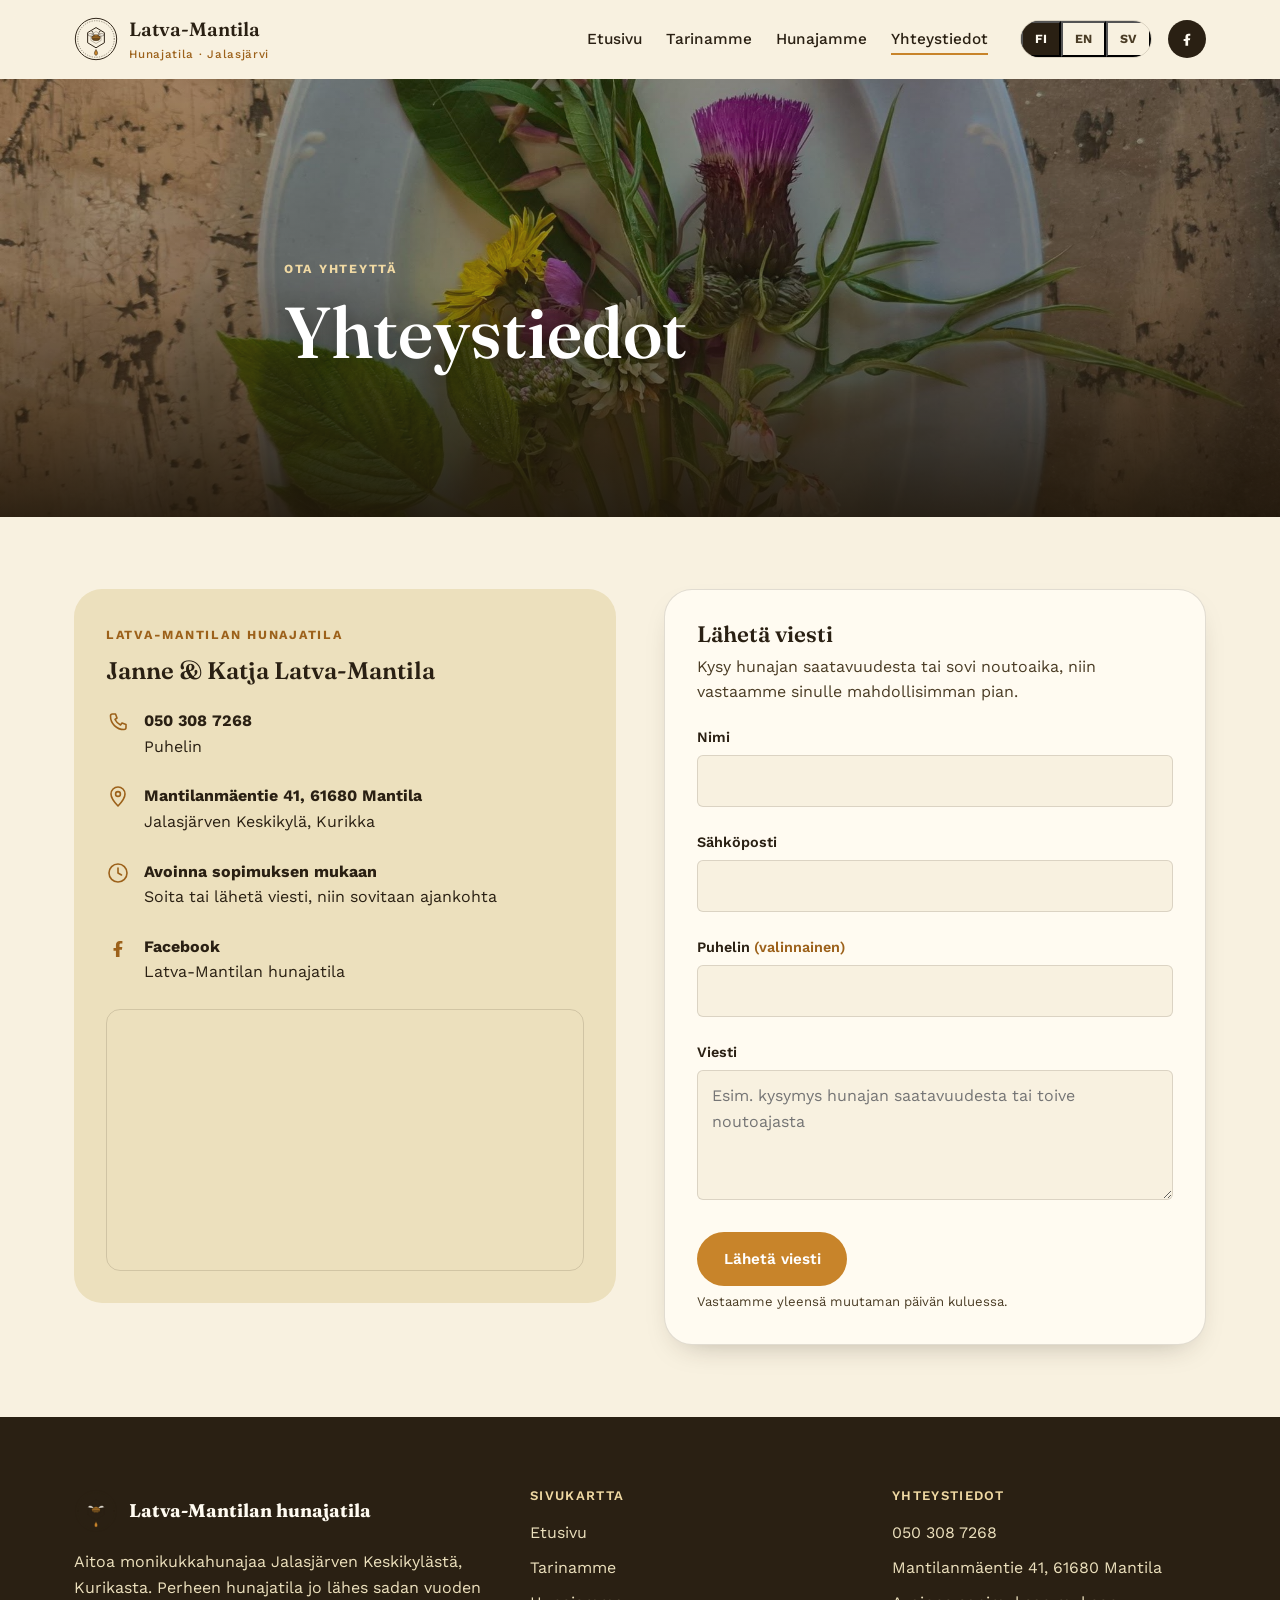
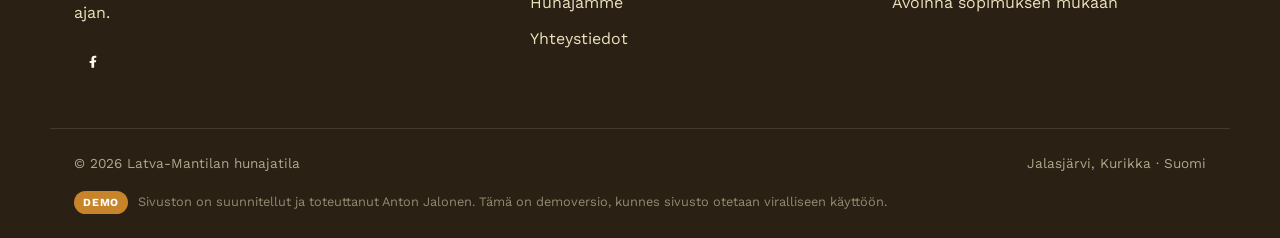
<file: yhteystiedot.html>
<!DOCTYPE html>
<html lang="fi">
<head>
<meta charset="UTF-8">
<meta name="viewport" content="width=device-width, initial-scale=1">
<title>Yhteystiedot · Latva-Mantilan hunajatila</title>
<meta name="description" content="Ota yhteyttä Latva-Mantilan hunajatilaan Jalasjärvellä. Puhelin, yhteydenottolomake, Facebook ja tilan sijainti kartalla.">
<link rel="icon" type="image/svg+xml" href="images/logo-mark.svg">
<link rel="preconnect" href="https://fonts.googleapis.com">
<link rel="preconnect" href="https://fonts.gstatic.com" crossorigin>
<link href="https://fonts.googleapis.com/css2?family=Fraunces:ital,opsz,wght@0,9..144,400;0,9..144,500;0,9..144,600;1,9..144,500&family=Work+Sans:wght@400;500;600;700&display=swap" rel="stylesheet">
<link rel="stylesheet" href="css/style.css">
</head>
<body data-title-fi="Yhteystiedot · Latva-Mantilan hunajatila" data-title-en="Contact · Latva-Mantilan hunajatila" data-title-sv="Kontakt · Latva-Mantilan hunajatila">

<a class="visually-hidden" href="#main">Siirry sisältöön / Skip to content</a>

<header class="site-header">
  <div class="container">
    <a href="index.html" class="brand">
      <span class="brand-mark" aria-hidden="true"><img src="images/logo-mark.svg" alt="" width="44" height="44"></span>
      <span>Latva-Mantila<span class="brand-sub" data-fi="Hunajatila · Jalasjärvi" data-en="Honey Farm · Jalasjärvi" data-sv="Honungsgård · Jalasjärvi">Hunajatila · Jalasjärvi</span></span>
    </a>
    <nav class="site-nav" id="site-nav" aria-label="Päävalikko">
      <ul>
        <li><a href="index.html" data-fi="Etusivu" data-en="Home" data-sv="Hem">Etusivu</a></li>
        <li><a href="tarina.html" data-fi="Tarinamme" data-en="Our Story" data-sv="Vår historia">Tarinamme</a></li>
        <li><a href="tuotteet.html" data-fi="Hunajamme" data-en="Our Honey" data-sv="Vår honung">Hunajamme</a></li>
        <li><a href="yhteystiedot.html" aria-current="page" data-fi="Yhteystiedot" data-en="Contact" data-sv="Kontakt">Yhteystiedot</a></li>
      </ul>
      <div class="header-actions">
        <div class="lang-toggle" role="group" aria-label="Kieli / Language">
          <button class="lang-btn active" data-lang="fi" aria-pressed="true">FI</button>
          <button class="lang-btn" data-lang="en" aria-pressed="false">EN</button>
          <button class="lang-btn" data-lang="sv" aria-pressed="false">SV</button>
        </div>
        <a class="icon-link" href="https://www.facebook.com/hunajaa.latvamantila" target="_blank" rel="noopener" aria-label="Facebook">
          <svg viewBox="0 0 24 24"><path d="M13.5 21v-7.2h2.4l.4-2.9h-2.8V9c0-.85.24-1.43 1.46-1.43H16.4V5.02C16.1 4.98 15.1 4.9 13.94 4.9c-2.37 0-4 1.44-4 4.1v2.9H7.5v2.9h2.44V21h3.56Z" fill="currentColor" stroke="none"/></svg>
        </a>
      </div>
    </nav>
    <button class="nav-toggle" aria-label="Valikko" aria-expanded="false" aria-controls="site-nav">
      <svg viewBox="0 0 24 24" fill="none" stroke="currentColor" stroke-width="1.8" stroke-linecap="round"><path d="M4 7h16M4 12h16M4 17h16"/></svg>
    </button>
  </div>
</header>

<main id="main">

  <section class="hero" style="min-height:42vh;">
    <div class="hero-media">
      <img src="images/rustic-flowers-plate.jpg" alt="Niittykukkia lautasella tilan pihalla" loading="eager" onerror="this.parentElement.innerHTML='<div class=&quot;ph&quot; style=&quot;aspect-ratio:auto;height:100%;border-radius:0;border:none;&quot;><svg viewBox=&quot;0 0 24 24&quot; fill=&quot;none&quot; stroke=&quot;currentColor&quot; stroke-width=&quot;1.5&quot;><circle cx=&quot;12&quot; cy=&quot;12&quot; r=&quot;9&quot;/></svg><span class=&quot;ph-tag&quot;>Kuva tulossa</span></div>'">
    </div>
    <div class="container hero-content">
      <p class="eyebrow" data-fi="Ota yhteyttä" data-en="Get in touch" data-sv="Kontakta oss">Ota yhteyttä</p>
      <h1 data-fi="Yhteystiedot" data-en="Contact us" data-sv="Kontakt">Yhteystiedot</h1>
    </div>
  </section>

  <section>
    <div class="container">
      <div class="contact-grid">

        <div class="reveal">
          <div class="info-card">
            <div>
              <p class="eyebrow" data-fi="Latva-Mantilan hunajatila" data-en="Latva-Mantilan hunajatila" data-sv="Latva-Mantilan hunajatila">Latva-Mantilan hunajatila</p>
              <h2 style="font-size:1.5rem;" data-fi="Janne &amp; Katja Latva-Mantila" data-en="Janne &amp; Katja Latva-Mantila" data-sv="Janne &amp; Katja Latva-Mantila">Janne &amp; Katja Latva-Mantila</h2>
            </div>
            <div class="info-row">
              <svg viewBox="0 0 24 24" fill="none" stroke="currentColor" stroke-width="1.6" stroke-linecap="round" stroke-linejoin="round"><path d="M6.5 4h3l1.5 4-2 1.5a12 12 0 0 0 5.5 5.5l1.5-2 4 1.5v3c0 1.1-.9 2-2 2C10.5 19.5 4.5 13.5 4.5 6c0-1.1.9-2 2-2Z"/></svg>
              <div>
                <a href="tel:+358503087268"><strong>050 308 7268</strong></a>
                <div data-fi="Puhelin" data-en="Phone" data-sv="Telefon">Puhelin</div>
              </div>
            </div>
            <div class="info-row">
              <svg viewBox="0 0 24 24" fill="none" stroke="currentColor" stroke-width="1.6" stroke-linecap="round" stroke-linejoin="round"><path d="M12 21s7-7.2 7-12a7 7 0 1 0-14 0c0 4.8 7 12 7 12Z"/><circle cx="12" cy="9" r="2.4"/></svg>
              <div>
                <strong data-fi="Mantilanmäentie 41, 61680 Mantila" data-en="Mantilanmäentie 41, 61680 Mantila, Finland" data-sv="Mantilanmäentie 41, 61680 Mantila">Mantilanmäentie 41, 61680 Mantila</strong>
                <div data-fi="Jalasjärven Keskikylä, Kurikka" data-en="Keskikylä, Jalasjärvi, Kurikka" data-sv="Keskikylä, Jalasjärvi, Kurikka">Jalasjärven Keskikylä, Kurikka</div>
              </div>
            </div>
            <div class="info-row">
              <svg viewBox="0 0 24 24" fill="none" stroke="currentColor" stroke-width="1.6" stroke-linecap="round" stroke-linejoin="round"><circle cx="12" cy="12" r="9"/><path d="M12 7v5l3.5 2"/></svg>
              <div>
                <strong data-fi="Avoinna sopimuksen mukaan" data-en="Open by appointment" data-sv="Öppet efter överenskommelse">Avoinna sopimuksen mukaan</strong>
                <div data-fi="Soita tai lähetä viesti, niin sovitaan ajankohta" data-en="Call or send a message and we will find a time" data-sv="Ring eller skicka ett meddelande så bokar vi en tid">Soita tai lähetä viesti, niin sovitaan ajankohta</div>
              </div>
            </div>
            <div class="info-row">
              <svg viewBox="0 0 24 24"><path d="M13.5 21v-7.2h2.4l.4-2.9h-2.8V9c0-.85.24-1.43 1.46-1.43H16.4V5.02C16.1 4.98 15.1 4.9 13.94 4.9c-2.37 0-4 1.44-4 4.1v2.9H7.5v2.9h2.44V21h3.56Z" fill="currentColor" stroke="none"/></svg>
              <div>
                <a href="https://www.facebook.com/hunajaa.latvamantila" target="_blank" rel="noopener"><strong>Facebook</strong></a>
                <div data-fi="Latva-Mantilan hunajatila" data-en="Latva-Mantilan hunajatila" data-sv="Latva-Mantilan hunajatila">Latva-Mantilan hunajatila</div>
              </div>
            </div>
            <div class="map-frame">
              <iframe
                src="https://www.google.com/maps?q=Mantilanm%C3%A4entie+41,+61680+Mantila,+Finland&output=embed"
                title="Latva-Mantilan hunajatilan sijainti kartalla"
                loading="lazy"
                referrerpolicy="no-referrer-when-downgrade"></iframe>
            </div>
          </div>
        </div>

        <div class="reveal">
          <form class="contact-form" name="yhteydenotto" method="POST" data-netlify="true" netlify-honeypot="tilanumero">
            <input type="hidden" name="form-name" value="yhteydenotto">
            <p style="position:absolute;left:-9999px;" aria-hidden="true">
              <label>Älä täytä tätä <input name="tilanumero" tabindex="-1" autocomplete="off"></label>
            </p>

            <h2 style="font-size:1.4rem; margin-bottom:0.4rem;" data-fi="Lähetä viesti" data-en="Send a message" data-sv="Skicka ett meddelande">Lähetä viesti</h2>
            <p style="color:var(--color-bark-soft); margin-bottom:1.3rem;" data-fi="Kysy hunajan saatavuudesta tai sovi noutoaika, niin vastaamme sinulle mahdollisimman pian." data-en="Ask about honey availability or arrange a pickup time, and we will get back to you as soon as we can." data-sv="Fråga om honungens tillgänglighet eller boka en hämtningstid, så återkommer vi så snart vi kan.">Kysy hunajan saatavuudesta tai sovi noutoaika, niin vastaamme sinulle mahdollisimman pian.</p>

            <div class="form-row">
              <label for="nimi" data-fi="Nimi" data-en="Name" data-sv="Namn">Nimi</label>
              <input type="text" id="nimi" name="nimi" required autocomplete="name">
            </div>
            <div class="form-row">
              <label for="sahkoposti" data-fi="Sähköposti" data-en="Email" data-sv="E-post">Sähköposti</label>
              <input type="email" id="sahkoposti" name="sahkoposti" required autocomplete="email">
            </div>
            <div class="form-row">
              <label for="puhelin" data-fi="Puhelin <span class=req>(valinnainen)</span>" data-en="Phone <span class=req>(optional)</span>" data-sv="Telefon <span class=req>(valfritt)</span>">Puhelin <span class="req">(valinnainen)</span></label>
              <input type="tel" id="puhelin" name="puhelin" autocomplete="tel">
            </div>
            <div class="form-row">
              <label for="viesti" data-fi="Viesti" data-en="Message" data-sv="Meddelande">Viesti</label>
              <textarea id="viesti" name="viesti" required data-ph-fi="Esim. kysymys hunajan saatavuudesta tai toive noutoajasta" data-ph-en="E.g. a question about honey availability or a preferred pickup time" data-ph-sv="T.ex. en fråga om honungens tillgänglighet eller en önskad hämtningstid" placeholder="Esim. kysymys hunajan saatavuudesta tai toive noutoajasta"></textarea>
            </div>
            <button type="submit" class="btn btn-primary" data-fi="Lähetä viesti" data-en="Send message" data-sv="Skicka meddelande">Lähetä viesti</button>
            <p class="form-hint" data-fi="Vastaamme yleensä muutaman päivän kuluessa." data-en="We usually reply within a few days." data-sv="Vi svarar vanligtvis inom några dagar.">Vastaamme yleensä muutaman päivän kuluessa.</p>
            <div class="form-status" role="status" aria-live="polite"></div>
          </form>
        </div>

      </div>
    </div>
  </section>

</main>

<footer class="site-footer">
  <div class="container footer-grid">
    <div>
      <div class="footer-brand">
        <span class="brand-mark" aria-hidden="true"><img src="images/logo-mark.svg" alt="" width="44" height="44"></span>
        <strong>Latva-Mantilan hunajatila</strong>
      </div>
      <p data-fi="Aitoa monikukkahunajaa Jalasjärven Keskikylästä, Kurikasta. Perheen hunajatila jo lähes sadan vuoden ajan." data-en="Genuine multiflower honey from Keskikylä, Jalasjärvi, part of Kurikka. A family honey farm for nearly a hundred years." data-sv="Äkta blomsterhonung från Keskikylä, Jalasjärvi, en del av Kurikka. En familjs honungsgård i nästan hundra år.">Aitoa monikukkahunajaa Jalasjärven Keskikylästä, Kurikasta. Perheen hunajatila jo lähes sadan vuoden ajan.</p>
      <div class="footer-social">
        <a class="icon-link" href="https://www.facebook.com/hunajaa.latvamantila" target="_blank" rel="noopener" aria-label="Facebook"><svg viewBox="0 0 24 24"><path d="M13.5 21v-7.2h2.4l.4-2.9h-2.8V9c0-.85.24-1.43 1.46-1.43H16.4V5.02C16.1 4.98 15.1 4.9 13.94 4.9c-2.37 0-4 1.44-4 4.1v2.9H7.5v2.9h2.44V21h3.56Z" fill="currentColor" stroke="none"/></svg></a>
      </div>
    </div>
    <div>
      <h4 data-fi="Sivukartta" data-en="Sitemap" data-sv="Sidkarta">Sivukartta</h4>
      <ul>
        <li><a href="index.html" data-fi="Etusivu" data-en="Home" data-sv="Hem">Etusivu</a></li>
        <li><a href="tarina.html" data-fi="Tarinamme" data-en="Our Story" data-sv="Vår historia">Tarinamme</a></li>
        <li><a href="tuotteet.html" data-fi="Hunajamme" data-en="Our Honey" data-sv="Vår honung">Hunajamme</a></li>
        <li><a href="yhteystiedot.html" data-fi="Yhteystiedot" data-en="Contact" data-sv="Kontakt">Yhteystiedot</a></li>
      </ul>
    </div>
    <div>
      <h4 data-fi="Yhteystiedot" data-en="Contact" data-sv="Kontakt">Yhteystiedot</h4>
      <ul>
        <li><a href="tel:+358503087268">050 308 7268</a></li>
        <li><span data-fi="Mantilanmäentie 41, 61680 Mantila" data-en="Mantilanmäentie 41, 61680 Mantila, Finland" data-sv="Mantilanmäentie 41, 61680 Mantila">Mantilanmäentie 41, 61680 Mantila</span></li>
        <li><span data-fi="Avoinna sopimuksen mukaan" data-en="Open by appointment" data-sv="Öppet efter överenskommelse">Avoinna sopimuksen mukaan</span></li>
      </ul>
    </div>
  </div>
  <div class="container footer-bottom">
    <span>&copy; 2026 Latva-Mantilan hunajatila</span>
    <span data-fi="Jalasjärvi, Kurikka · Suomi" data-en="Jalasjärvi, Kurikka · Finland" data-sv="Jalasjärvi, Kurikka · Finland">Jalasjärvi, Kurikka · Suomi</span>
  </div>
  <div class="container footer-credit">
    <span class="demo-badge">DEMO</span>
    <span data-fi="Sivuston on suunnitellut ja toteuttanut Anton Jalonen. Tämä on demoversio, kunnes sivusto otetaan viralliseen käyttöön." data-en="Website designed and built by Anton Jalonen. This is a demo version until the site is purchased and taken into use." data-sv="Webbplatsen är designad och utvecklad av Anton Jalonen. Detta är en demoversion tills webbplatsen tas i officiellt bruk.">Sivuston on suunnitellut ja toteuttanut Anton Jalonen. Tämä on demoversio, kunnes sivusto otetaan viralliseen käyttöön.</span>
  </div>
</footer>

<script src="js/main.js"></script>
</body>
</html>
</file>
<file: css/style.css>
/* Latva-Mantilan hunajatila: brand tokens inspired by honeycomb, wildflowers and worn wood */
:root {
  --color-cream: #f8f1e0;
  --color-paper: #fffbf1;
  --color-honey: #c8842a;
  --color-honey-deep: #9c611a;
  --color-honey-pale: #f0d9a3;
  --color-bark: #2a2013;
  --color-bark-soft: #4a3c25;
  --color-moss: #57603c;
  --color-moss-deep: #3d4429;
  --color-wax: #ece0bd;
  --color-white: #ffffff;
  --color-line: rgba(42, 32, 19, 0.14);

  --font-display: "Fraunces", "Iowan Old Style", Georgia, serif;
  --font-body: "Work Sans", "Segoe UI", sans-serif;

  --space-1: 0.5rem;
  --space-2: 0.75rem;
  --space-3: 1rem;
  --space-4: 1.5rem;
  --space-5: 2rem;
  --space-6: 3rem;
  --space-7: 4.5rem;
  --space-8: 6.5rem;

  --radius-sm: 6px;
  --radius-md: 14px;
  --radius-lg: 28px;

  --shadow-card: 0 12px 32px -18px rgba(42, 32, 19, 0.4);
  --shadow-header: 0 8px 24px -16px rgba(42, 32, 19, 0.45);

  --ease-out: cubic-bezier(0.16, 1, 0.3, 1);
  --dur-fast: 180ms;
  --dur-med: 320ms;
}

* { box-sizing: border-box; }
html { scroll-behavior: smooth; }

@media (prefers-reduced-motion: reduce) {
  html { scroll-behavior: auto; }
  *, *::before, *::after {
    animation-duration: 0.01ms !important;
    animation-iteration-count: 1 !important;
    transition-duration: 0.01ms !important;
    scroll-behavior: auto !important;
  }
}

body {
  margin: 0;
  min-height: 100dvh;
  background: var(--color-cream);
  color: var(--color-bark);
  font-family: var(--font-body);
  font-size: 16px;
  line-height: 1.6;
  -webkit-font-smoothing: antialiased;
}

img { max-width: 100%; display: block; }
a { color: inherit; text-decoration: none; }
ul { margin: 0; padding: 0; list-style: none; }
button { font: inherit; cursor: pointer; }

a:focus-visible, button:focus-visible, input:focus-visible, textarea:focus-visible, select:focus-visible {
  outline: 2.5px solid var(--color-honey);
  outline-offset: 2px;
}

h1, h2, h3, h4 {
  font-family: var(--font-display);
  font-weight: 600;
  line-height: 1.14;
  margin: 0;
  color: var(--color-bark);
}

h1 { font-size: clamp(2.5rem, 4.4vw + 1rem, 4.5rem); font-weight: 560; }
h2 { font-size: clamp(1.9rem, 2.6vw + 1rem, 2.75rem); }
h3 { font-size: clamp(1.25rem, 1vw + 1rem, 1.55rem); }

p { margin: 0 0 var(--space-3); }
.eyebrow {
  display: inline-flex;
  align-items: center;
  gap: 0.5em;
  font-family: var(--font-body);
  font-weight: 700;
  letter-spacing: 0.14em;
  text-transform: uppercase;
  font-size: 0.78rem;
  color: var(--color-honey-deep);
  margin-bottom: var(--space-2);
}
.eyebrow svg { width: 16px; height: 16px; }

.container {
  width: 100%;
  max-width: 1180px;
  margin-inline: auto;
  padding-inline: var(--space-4);
}

.visually-hidden {
  position: absolute; width: 1px; height: 1px;
  overflow: hidden; clip: rect(0 0 0 0); white-space: nowrap;
}

section { padding-block: var(--space-7); }
@media (max-width: 640px) { section { padding-block: var(--space-6); } }

/* ---------- Buttons ---------- */
.btn {
  display: inline-flex;
  align-items: center;
  gap: 0.55em;
  padding: 0.85rem 1.6rem;
  border-radius: 999px;
  font-weight: 600;
  font-size: 0.95rem;
  border: 1.5px solid transparent;
  transition: transform var(--dur-fast) var(--ease-out), background var(--dur-fast) var(--ease-out), color var(--dur-fast) var(--ease-out), border-color var(--dur-fast) var(--ease-out);
  white-space: nowrap;
}
.btn svg { width: 18px; height: 18px; }
.btn:hover { transform: translateY(-2px); }
.btn-primary { background: var(--color-honey); color: var(--color-white); }
.btn-primary:hover { background: var(--color-honey-deep); }
.btn-outline { background: transparent; border-color: var(--color-bark); color: var(--color-bark); }
.btn-outline:hover { background: var(--color-bark); color: var(--color-paper); }
.btn-ghost { background: rgba(255,255,255,0.14); border-color: rgba(255,255,255,0.5); color: var(--color-white); }
.btn-ghost:hover { background: rgba(255,255,255,0.26); }

/* ---------- Header ---------- */
.site-header {
  position: sticky; top: 0; z-index: 50;
  background: rgba(248, 241, 224, 0.86);
  backdrop-filter: blur(10px);
  border-bottom: 1px solid transparent;
  transition: box-shadow var(--dur-med) var(--ease-out), border-color var(--dur-med) var(--ease-out);
}
.site-header.scrolled { box-shadow: var(--shadow-header); border-color: var(--color-line); }
.site-header .container {
  display: flex; align-items: center; justify-content: space-between;
  padding-block: 0.9rem; gap: var(--space-4); position: relative;
}
.brand { display: flex; align-items: center; gap: 0.7rem; font-family: var(--font-display); font-weight: 600; font-size: 1.2rem; color: var(--color-bark); }
.brand-mark { display: inline-flex; }
.brand-sub { display: block; font-family: var(--font-body); font-weight: 500; font-size: 0.72rem; letter-spacing: 0.06em; color: var(--color-honey-deep); }

.site-nav {
  display: flex; align-items: center; gap: var(--space-5);
}
.site-nav ul { display: flex; gap: var(--space-4); align-items: center; }
.site-nav a { font-weight: 500; font-size: 0.96rem; position: relative; padding: 0.3rem 0; }
.site-nav a::after {
  content: ""; position: absolute; left: 0; bottom: -2px; height: 2px; width: 0;
  background: var(--color-honey); transition: width var(--dur-med) var(--ease-out);
}
.site-nav a:hover::after, .site-nav a[aria-current="page"]::after { width: 100%; }

.header-actions { display: flex; align-items: center; gap: var(--space-3); }
.lang-toggle { display: flex; border: 1.5px solid var(--color-line); border-radius: 999px; overflow: hidden; }
.lang-btn { padding: 0.4rem 0.75rem; font-size: 0.78rem; font-weight: 700; background: transparent; color: var(--color-bark-soft); transition: background var(--dur-fast), color var(--dur-fast); }
.lang-btn.active { background: var(--color-bark); color: var(--color-paper); }
.icon-link { display: inline-flex; width: 38px; height: 38px; align-items: center; justify-content: center; border-radius: 50%; background: var(--color-bark); color: var(--color-paper); transition: background var(--dur-fast); }
.icon-link:hover { background: var(--color-honey-deep); }
.icon-link svg { width: 18px; height: 18px; }

.nav-toggle { display: none; background: none; border: none; padding: 0.4rem; color: var(--color-bark); }
.nav-toggle svg { width: 26px; height: 26px; }

@media (max-width: 900px) {
  .nav-toggle { display: inline-flex; }
  .site-nav {
    position: absolute; top: 100%; left: 0; right: 0;
    background: var(--color-paper); flex-direction: column; align-items: stretch;
    padding: var(--space-4); border-bottom: 1px solid var(--color-line);
    box-shadow: var(--shadow-header);
    max-height: 0; overflow: hidden; opacity: 0; pointer-events: none;
    transition: max-height var(--dur-med) var(--ease-out), opacity var(--dur-med) var(--ease-out);
  }
  .site-nav.open { max-height: 480px; opacity: 1; pointer-events: auto; }
  .site-nav ul { flex-direction: column; align-items: flex-start; gap: var(--space-3); width: 100%; }
  .header-actions { flex-direction: column; align-items: flex-start; gap: var(--space-3); margin-top: var(--space-3); width: 100%; }
}

/* ---------- Hero ---------- */
.hero { position: relative; min-height: 88vh; display: flex; align-items: flex-end; overflow: hidden; }
.hero-media { position: absolute; inset: 0; z-index: -1; }
.hero-media img { width: 100%; height: 100%; object-fit: cover; }
.hero-media::after {
  content: ""; position: absolute; inset: 0;
  background: linear-gradient(180deg, rgba(42,32,19,0.35) 0%, rgba(42,32,19,0.45) 45%, rgba(31,22,10,0.92) 100%);
}
.hero-content { padding-block: var(--space-8) var(--space-7); color: var(--color-paper); position: relative; max-width: 760px; }
.hero-content .eyebrow { color: var(--color-honey-pale); }
.hero-content h1 { color: var(--color-white); text-shadow: 0 2px 18px rgba(0,0,0,0.35); }
.hero-lede { font-size: clamp(1.05rem, 0.4vw + 1rem, 1.25rem); color: rgba(255,251,241,0.92); max-width: 56ch; }
.hero-actions { display: flex; flex-wrap: wrap; gap: var(--space-3); margin-top: var(--space-4); }

/* ---------- Facts strip ---------- */
.facts-strip {
  display: grid; grid-template-columns: repeat(4, 1fr); gap: var(--space-4);
  background: var(--color-paper); border: 1px solid var(--color-line);
  border-radius: var(--radius-lg); padding: var(--space-5); box-shadow: var(--shadow-card);
  margin-top: calc(-1 * var(--space-8));
  position: relative; z-index: 2;
}
@media (max-width: 900px) { .facts-strip { grid-template-columns: repeat(2, 1fr); margin-top: calc(-1 * var(--space-6)); } }
@media (max-width: 560px) { .facts-strip { grid-template-columns: 1fr; } }
.fact-pill { display: flex; gap: 0.85rem; align-items: flex-start; }
.fact-pill svg { width: 26px; height: 26px; flex-shrink: 0; color: var(--color-honey-deep); margin-top: 2px; }
.fact-pill strong { display: block; font-family: var(--font-display); font-size: 1.02rem; margin-bottom: 0.15rem; }
.fact-pill span span { display: block; font-size: 0.88rem; color: var(--color-bark-soft); }

/* ---------- Split sections ---------- */
.split { display: grid; grid-template-columns: 1.05fr 1fr; gap: var(--space-7); align-items: center; }
.split.reverse { grid-template-columns: 1fr 1.05fr; }
.split.reverse .split-media { order: 2; }
@media (max-width: 860px) {
  .split, .split.reverse { grid-template-columns: 1fr; gap: var(--space-5); }
  .split.reverse .split-media { order: 0; }
}
.split-media { border-radius: var(--radius-lg); overflow: hidden; box-shadow: var(--shadow-card); }
.split-media img { width: 100%; height: 100%; object-fit: cover; aspect-ratio: 4/5; }
.split-body .btn { margin-top: var(--space-2); }

.checklist { display: flex; flex-direction: column; gap: 0.65rem; margin: var(--space-4) 0; }
.checklist li { display: flex; align-items: flex-start; gap: 0.65rem; }
.checklist svg { width: 20px; height: 20px; flex-shrink: 0; color: var(--color-moss); margin-top: 2px; }

.honey-band { background: var(--color-wax); }

/* ---------- Section head ---------- */
.section-head { max-width: 640px; margin-bottom: var(--space-6); }
.section-head.center { text-align: center; margin-inline: auto; }

/* ---------- Placeholder photo blocks ---------- */
.ph {
  position: relative; display: flex; flex-direction: column; align-items: center; justify-content: center; gap: 0.6rem;
  background: linear-gradient(160deg, var(--color-honey-pale), var(--color-wax));
  color: var(--color-honey-deep); text-align: center; padding: var(--space-4);
  min-height: 260px; width: 100%; height: 100%; aspect-ratio: 4/5;
  border: 1.5px dashed var(--color-honey-deep);
}
.ph svg { width: 40px; height: 40px; }
.ph-tag { font-size: 0.78rem; font-weight: 600; letter-spacing: 0.04em; }
.ph img { position: absolute; inset: 0; width: 100%; height: 100%; object-fit: cover; z-index: 0; }

/* ---------- Product cards ---------- */
.product-grid { display: grid; grid-template-columns: repeat(3, 1fr); gap: var(--space-4); }
@media (max-width: 860px) { .product-grid { grid-template-columns: repeat(2, 1fr); } }
@media (max-width: 560px) { .product-grid { grid-template-columns: 1fr; } }
.product-card {
  background: var(--color-paper); border: 1px solid var(--color-line); border-radius: var(--radius-md);
  padding: var(--space-4); box-shadow: var(--shadow-card);
  display: flex; flex-direction: column; gap: 0.5rem;
}
.product-card .jar-icon { width: 42px; height: 42px; color: var(--color-honey-deep); margin-bottom: 0.4rem; }
.product-card h3 { font-size: 1.15rem; }
.product-card p { color: var(--color-bark-soft); font-size: 0.94rem; margin-bottom: 0; }

/* ---------- Timeline ---------- */
.timeline { display: flex; flex-direction: column; gap: var(--space-5); position: relative; padding-left: 2.2rem; }
.timeline::before { content: ""; position: absolute; left: 0.4rem; top: 6px; bottom: 6px; width: 2px; background: var(--color-honey-pale); }
.timeline-item { position: relative; }
.timeline-item::before {
  content: ""; position: absolute; left: -2.2rem; top: 4px; width: 12px; height: 12px; border-radius: 50%;
  background: var(--color-honey); box-shadow: 0 0 0 4px var(--color-cream);
}
.timeline-item h3 { margin-bottom: 0.2rem; }
.timeline-item p { color: var(--color-bark-soft); margin-bottom: 0; }

/* ---------- Gallery grid ---------- */
.gallery-grid { display: grid; grid-template-columns: repeat(4, 1fr); gap: var(--space-3); }
@media (max-width: 860px) { .gallery-grid { grid-template-columns: repeat(2, 1fr); } }
.gallery-grid a, .gallery-grid .ph { border-radius: var(--radius-md); overflow: hidden; aspect-ratio: 1; }
.gallery-grid img { width: 100%; height: 100%; object-fit: cover; transition: transform var(--dur-med) var(--ease-out); }
.gallery-grid a:hover img { transform: scale(1.06); }

/* ---------- CTA band ---------- */
.cta-band {
  background: linear-gradient(135deg, var(--color-bark) 0%, var(--color-moss-deep) 100%);
  color: var(--color-paper); border-radius: var(--radius-lg);
  padding: var(--space-6); display: flex; flex-wrap: wrap; gap: var(--space-4); align-items: center; justify-content: space-between;
}
.cta-band h2, .cta-band p { color: var(--color-paper); }
.cta-band p { color: rgba(255,251,241,0.82); margin-bottom: 0; max-width: 46ch; }
.cta-actions { display: flex; gap: var(--space-3); flex-wrap: wrap; }

/* ---------- Contact form ---------- */
.contact-grid { display: grid; grid-template-columns: 1fr 1fr; gap: var(--space-6); align-items: start; }
@media (max-width: 860px) { .contact-grid { grid-template-columns: 1fr; } }
.contact-form { background: var(--color-paper); border: 1px solid var(--color-line); border-radius: var(--radius-lg); padding: var(--space-5); box-shadow: var(--shadow-card); }
.form-row { margin-bottom: var(--space-4); }
.form-row label { display: block; font-weight: 600; font-size: 0.9rem; margin-bottom: 0.4rem; }
.form-row .req { color: var(--color-honey-deep); }
.form-row input, .form-row textarea {
  width: 100%; padding: 0.75rem 0.9rem; border-radius: var(--radius-sm); border: 1.5px solid var(--color-line);
  background: var(--color-cream); font: inherit; color: var(--color-bark); min-height: 44px;
}
.form-row textarea { min-height: 130px; resize: vertical; }
.form-hint { font-size: 0.82rem; color: var(--color-bark-soft); margin-top: 0.35rem; margin-bottom: 0; }
.form-status { margin-top: var(--space-3); font-weight: 600; padding: 0.75rem 1rem; border-radius: var(--radius-sm); display: none; }
.form-status.show { display: block; }
.form-status.ok { background: rgba(87,96,60,0.14); color: var(--color-moss-deep); }
.form-status.err { background: rgba(178,60,45,0.14); color: #a3341f; }

.info-card {
  background: var(--color-wax); border-radius: var(--radius-lg); padding: var(--space-5);
  display: flex; flex-direction: column; gap: var(--space-4);
}
.info-row { display: flex; gap: 0.85rem; align-items: flex-start; }
.info-row svg { width: 24px; height: 24px; flex-shrink: 0; color: var(--color-honey-deep); margin-top: 2px; }
.info-row strong { display: block; }
.info-row a:hover { color: var(--color-honey-deep); }
.map-frame { border-radius: var(--radius-md); overflow: hidden; border: 1px solid var(--color-line); }
.map-frame iframe { width: 100%; height: 260px; border: 0; display: block; }

/* ---------- Footer ---------- */
.site-footer { background: var(--color-bark); color: var(--color-wax); padding-block: var(--space-7) var(--space-4); }
.footer-grid { display: grid; grid-template-columns: 1.3fr 1fr 1fr; gap: var(--space-6); padding-bottom: var(--space-6); border-bottom: 1px solid rgba(255,255,255,0.12); }
@media (max-width: 760px) { .footer-grid { grid-template-columns: 1fr; gap: var(--space-5); } }
.footer-brand { display: flex; align-items: center; gap: 0.7rem; font-family: var(--font-display); font-size: 1.15rem; color: var(--color-paper); margin-bottom: var(--space-3); }
.footer-social { display: flex; gap: 0.6rem; margin-top: var(--space-3); }
.site-footer h4 { color: var(--color-honey-pale); font-family: var(--font-body); font-size: 0.82rem; text-transform: uppercase; letter-spacing: 0.1em; margin-bottom: var(--space-3); }
.site-footer ul { display: flex; flex-direction: column; gap: 0.6rem; }
.site-footer a:hover { color: var(--color-honey-pale); }
.footer-bottom { display: flex; flex-wrap: wrap; justify-content: space-between; gap: 0.5rem; padding-top: var(--space-4); font-size: 0.85rem; color: rgba(236,224,189,0.7); }
.footer-credit { display: flex; align-items: center; gap: 0.6rem; padding-top: var(--space-3); font-size: 0.8rem; color: rgba(236,224,189,0.55); flex-wrap: wrap; }
.demo-badge { background: var(--color-honey); color: var(--color-white); font-weight: 700; font-size: 0.68rem; letter-spacing: 0.08em; padding: 0.2rem 0.55rem; border-radius: 999px; }

/* ---------- Reveal on scroll ---------- */
.reveal { opacity: 0; transform: translateY(24px); transition: opacity 0.7s var(--ease-out), transform 0.7s var(--ease-out); }
.reveal.in-view { opacity: 1; transform: none; }
</file>
